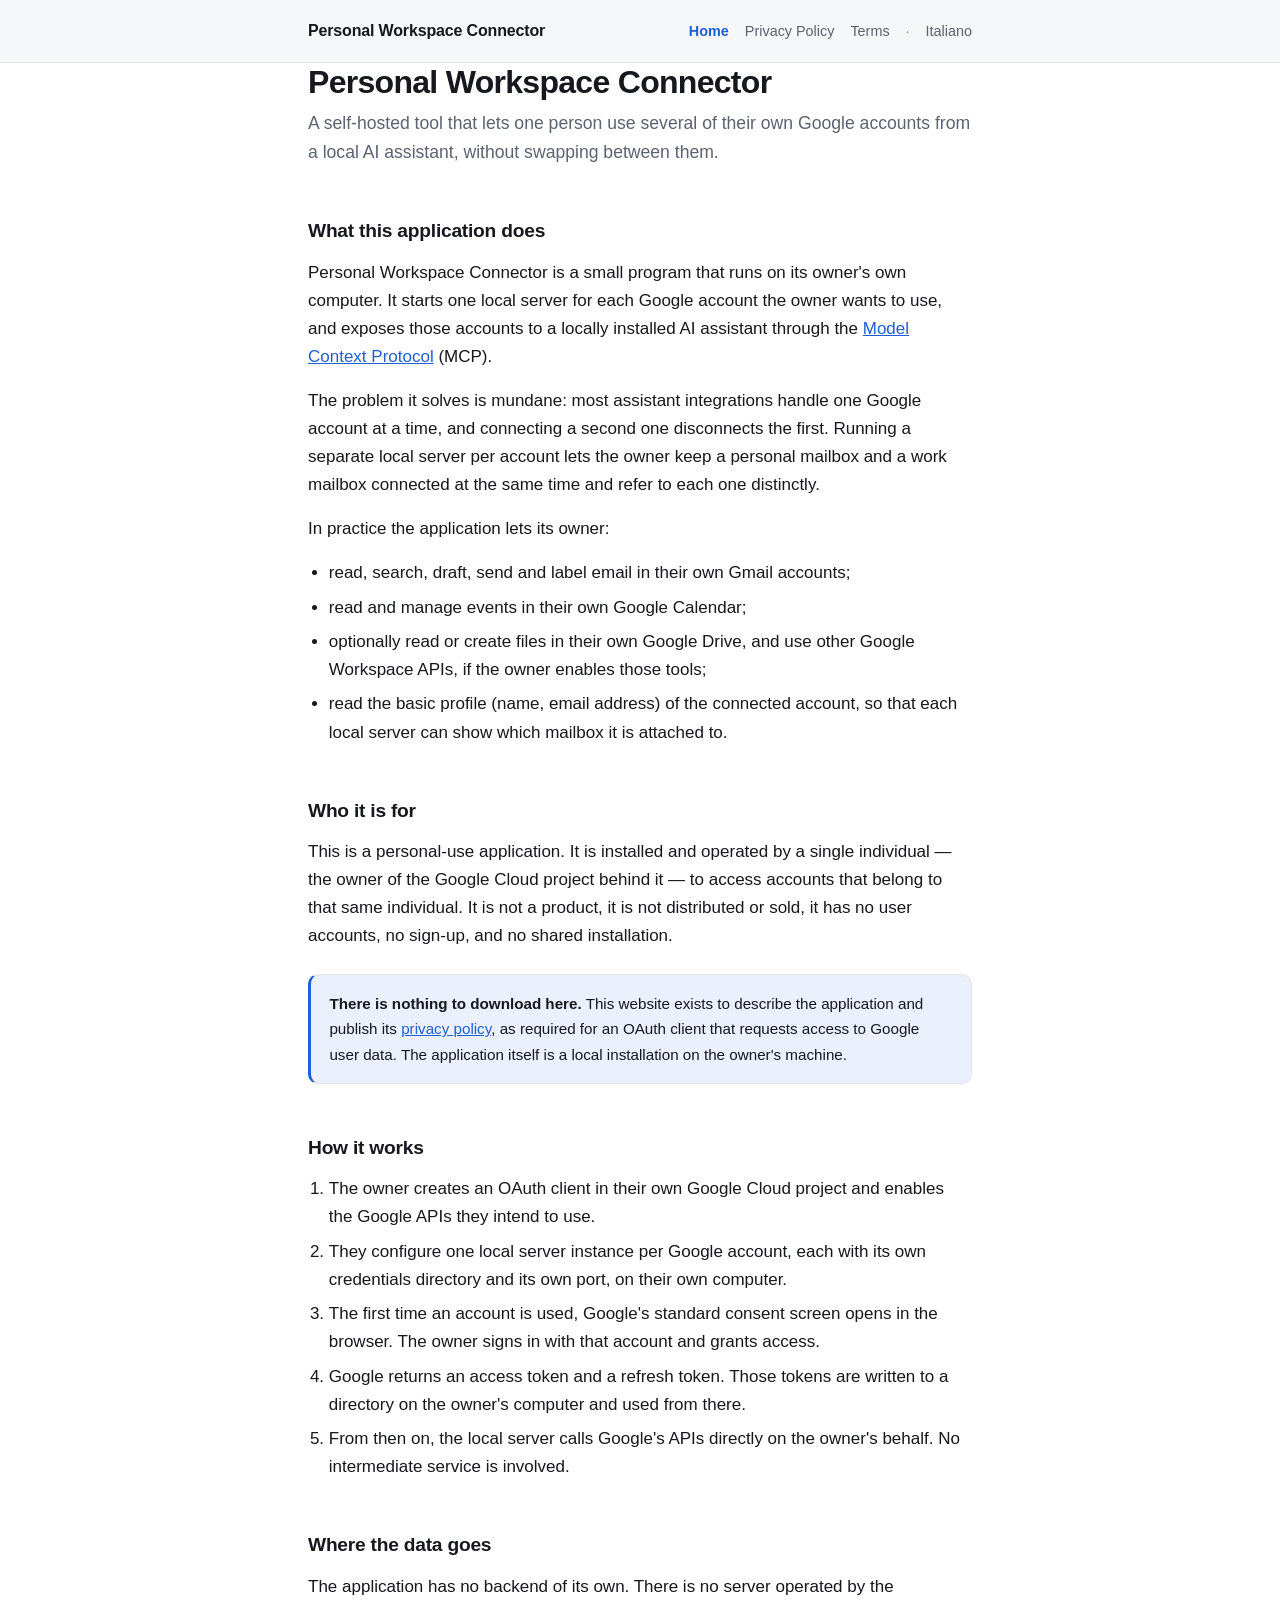
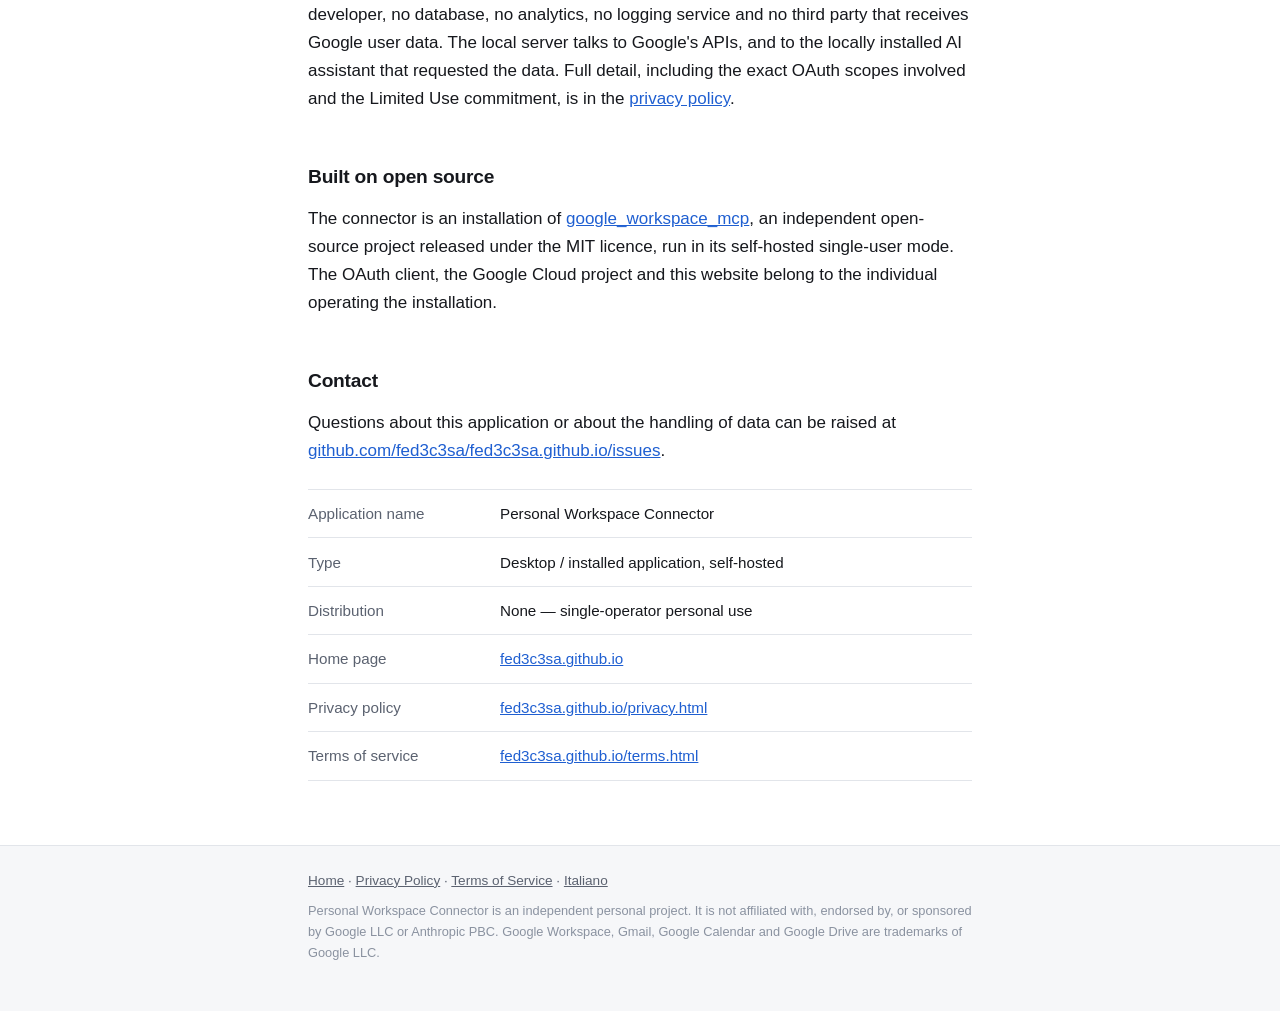
<file: index.html>
<!DOCTYPE html>
<html lang="en">
<head>
<meta charset="utf-8">
<meta name="viewport" content="width=device-width, initial-scale=1">
<title>Personal Workspace Connector</title>
<meta name="description" content="Personal Workspace Connector is a self-hosted tool that lets one person connect several of their own Google accounts to a local AI assistant. It runs on the owner's computer and sends no data to any third-party server.">
<link rel="canonical" href="https://fed3c3sa.github.io/">
<link rel="alternate" hreflang="en" href="https://fed3c3sa.github.io/">
<link rel="alternate" hreflang="it" href="https://fed3c3sa.github.io/it/">
<link rel="alternate" hreflang="x-default" href="https://fed3c3sa.github.io/">
<link rel="stylesheet" href="/assets/style.css">
</head>
<body>

<header class="site-header">
  <div class="wrap">
    <a class="brand" href="/">Personal Workspace Connector</a>
    <nav class="nav">
      <a href="/" aria-current="page">Home</a>
      <a href="/privacy.html">Privacy Policy</a>
      <a href="/terms.html">Terms</a>
      <span class="sep">·</span>
      <a href="/it/" hreflang="it" lang="it">Italiano</a>
    </nav>
  </div>
</header>

<main class="wrap">

  <h1>Personal Workspace Connector</h1>
  <p class="lede">A self-hosted tool that lets one person use several of their own Google accounts from a local AI assistant, without swapping between them.</p>

  <h2>What this application does</h2>
  <p>Personal Workspace Connector is a small program that runs on its owner's own computer. It starts one local server for each Google account the owner wants to use, and exposes those accounts to a locally installed AI assistant through the <a href="https://modelcontextprotocol.io/" rel="noopener">Model Context Protocol</a> (MCP).</p>
  <p>The problem it solves is mundane: most assistant integrations handle one Google account at a time, and connecting a second one disconnects the first. Running a separate local server per account lets the owner keep a personal mailbox and a work mailbox connected at the same time and refer to each one distinctly.</p>

  <p>In practice the application lets its owner:</p>
  <ul>
    <li>read, search, draft, send and label email in their own Gmail accounts;</li>
    <li>read and manage events in their own Google Calendar;</li>
    <li>optionally read or create files in their own Google Drive, and use other Google Workspace APIs, if the owner enables those tools;</li>
    <li>read the basic profile (name, email address) of the connected account, so that each local server can show which mailbox it is attached to.</li>
  </ul>

  <h2>Who it is for</h2>
  <p>This is a personal-use application. It is installed and operated by a single individual — the owner of the Google Cloud project behind it — to access accounts that belong to that same individual. It is not a product, it is not distributed or sold, it has no user accounts, no sign-up, and no shared installation.</p>

  <div class="note">
    <p><strong>There is nothing to download here.</strong> This website exists to describe the application and publish its <a href="/privacy.html">privacy policy</a>, as required for an OAuth client that requests access to Google user data. The application itself is a local installation on the owner's machine.</p>
  </div>

  <h2>How it works</h2>
  <ol>
    <li>The owner creates an OAuth client in their own Google Cloud project and enables the Google APIs they intend to use.</li>
    <li>They configure one local server instance per Google account, each with its own credentials directory and its own port, on their own computer.</li>
    <li>The first time an account is used, Google's standard consent screen opens in the browser. The owner signs in with that account and grants access.</li>
    <li>Google returns an access token and a refresh token. Those tokens are written to a directory on the owner's computer and used from there.</li>
    <li>From then on, the local server calls Google's APIs directly on the owner's behalf. No intermediate service is involved.</li>
  </ol>

  <h2>Where the data goes</h2>
  <p>The application has no backend of its own. There is no server operated by the developer, no database, no analytics, no logging service and no third party that receives Google user data. The local server talks to Google's APIs, and to the locally installed AI assistant that requested the data. Full detail, including the exact OAuth scopes involved and the Limited Use commitment, is in the <a href="/privacy.html">privacy policy</a>.</p>

  <h2>Built on open source</h2>
  <p>The connector is an installation of <a href="https://github.com/taylorwilsdon/google_workspace_mcp" rel="noopener">google_workspace_mcp</a>, an independent open-source project released under the MIT licence, run in its self-hosted single-user mode. The OAuth client, the Google Cloud project and this website belong to the individual operating the installation.</p>

  <h2>Contact</h2>
  <p>Questions about this application or about the handling of data can be raised at <a href="https://github.com/fed3c3sa/fed3c3sa.github.io/issues" rel="noopener">github.com/fed3c3sa/fed3c3sa.github.io/issues</a>.</p>

  <ul class="facts">
    <li><span class="k">Application name</span> <span class="v">Personal Workspace Connector</span></li>
    <li><span class="k">Type</span> <span class="v">Desktop / installed application, self-hosted</span></li>
    <li><span class="k">Distribution</span> <span class="v">None — single-operator personal use</span></li>
    <li><span class="k">Home page</span> <span class="v"><a href="https://fed3c3sa.github.io/">fed3c3sa.github.io</a></span></li>
    <li><span class="k">Privacy policy</span> <span class="v"><a href="/privacy.html">fed3c3sa.github.io/privacy.html</a></span></li>
    <li><span class="k">Terms of service</span> <span class="v"><a href="/terms.html">fed3c3sa.github.io/terms.html</a></span></li>
  </ul>

</main>

<footer class="site-footer">
  <div class="wrap">
    <p><a href="/">Home</a> · <a href="/privacy.html">Privacy Policy</a> · <a href="/terms.html">Terms of Service</a> · <a href="/it/" hreflang="it" lang="it">Italiano</a></p>
    <p class="disclaimer">Personal Workspace Connector is an independent personal project. It is not affiliated with, endorsed by, or sponsored by Google LLC or Anthropic PBC. Google Workspace, Gmail, Google Calendar and Google Drive are trademarks of Google LLC.</p>
  </div>
</footer>

</body>
</html>
</file>
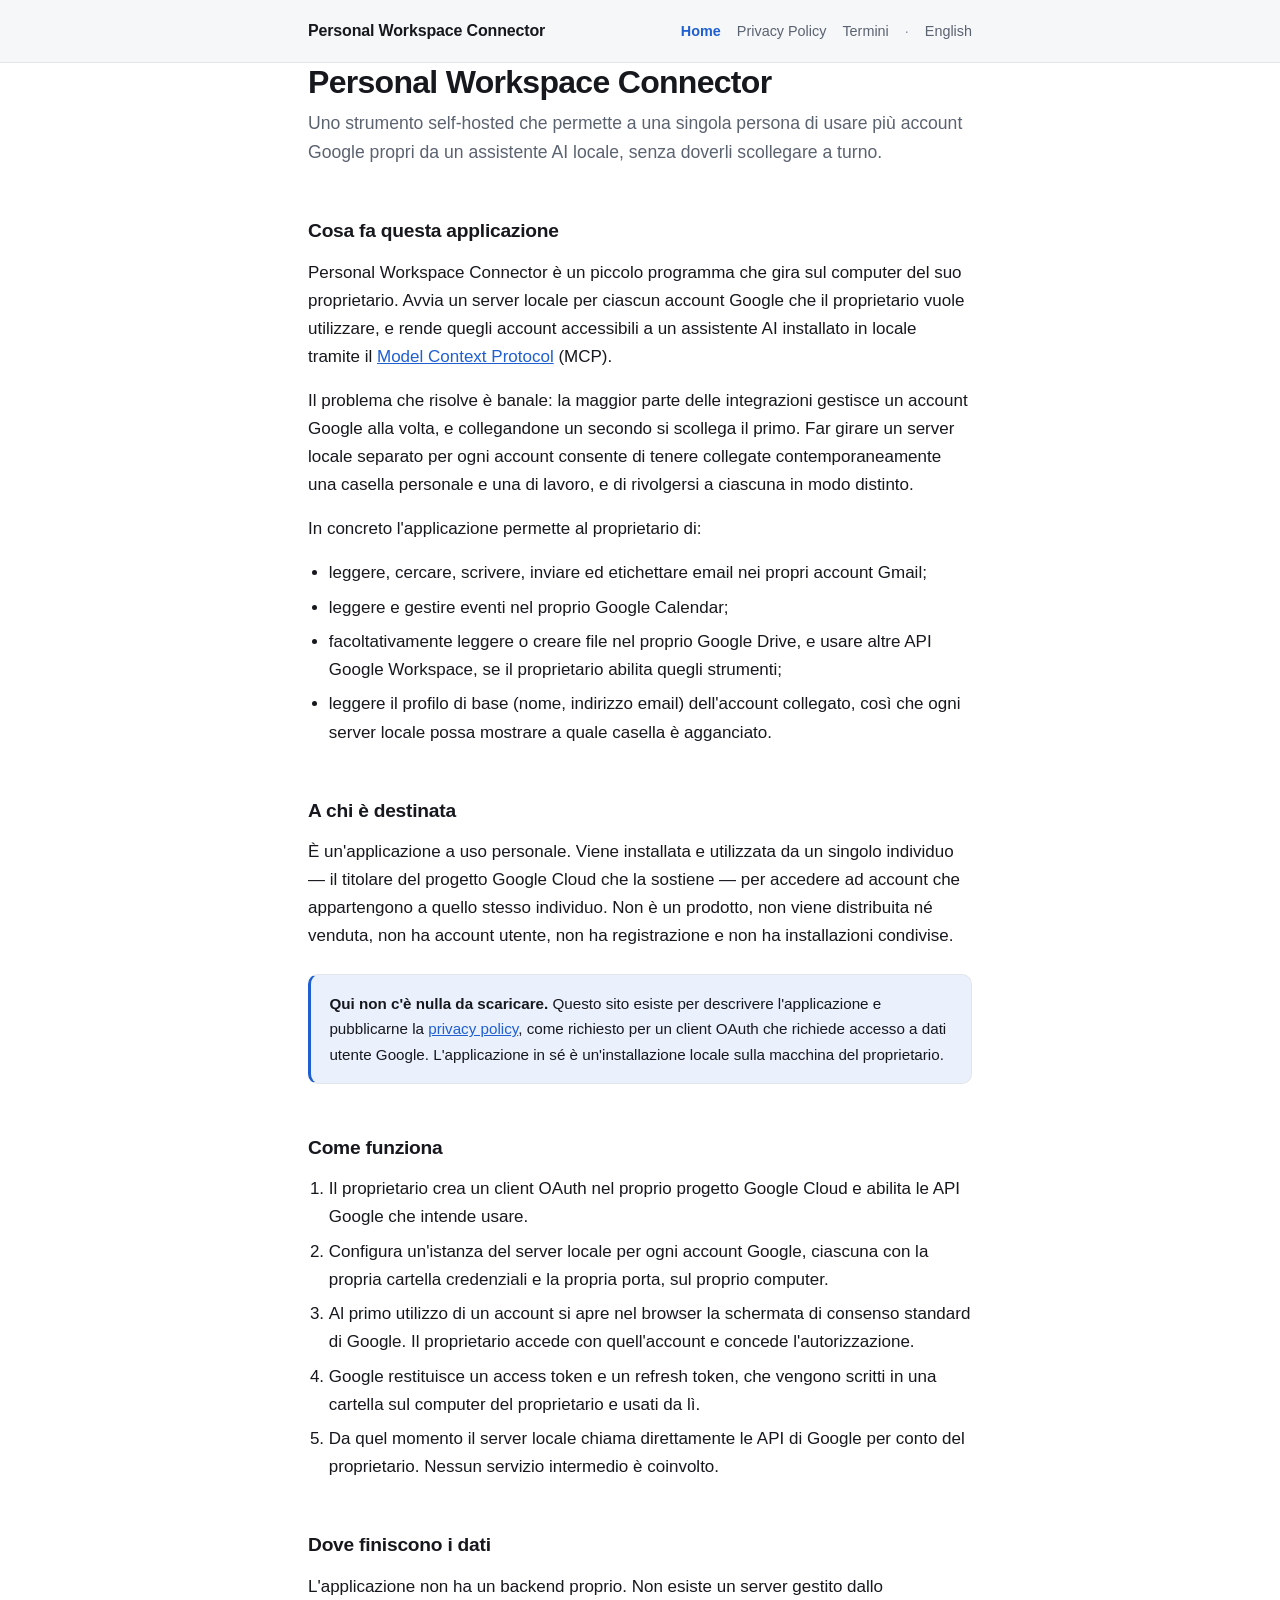
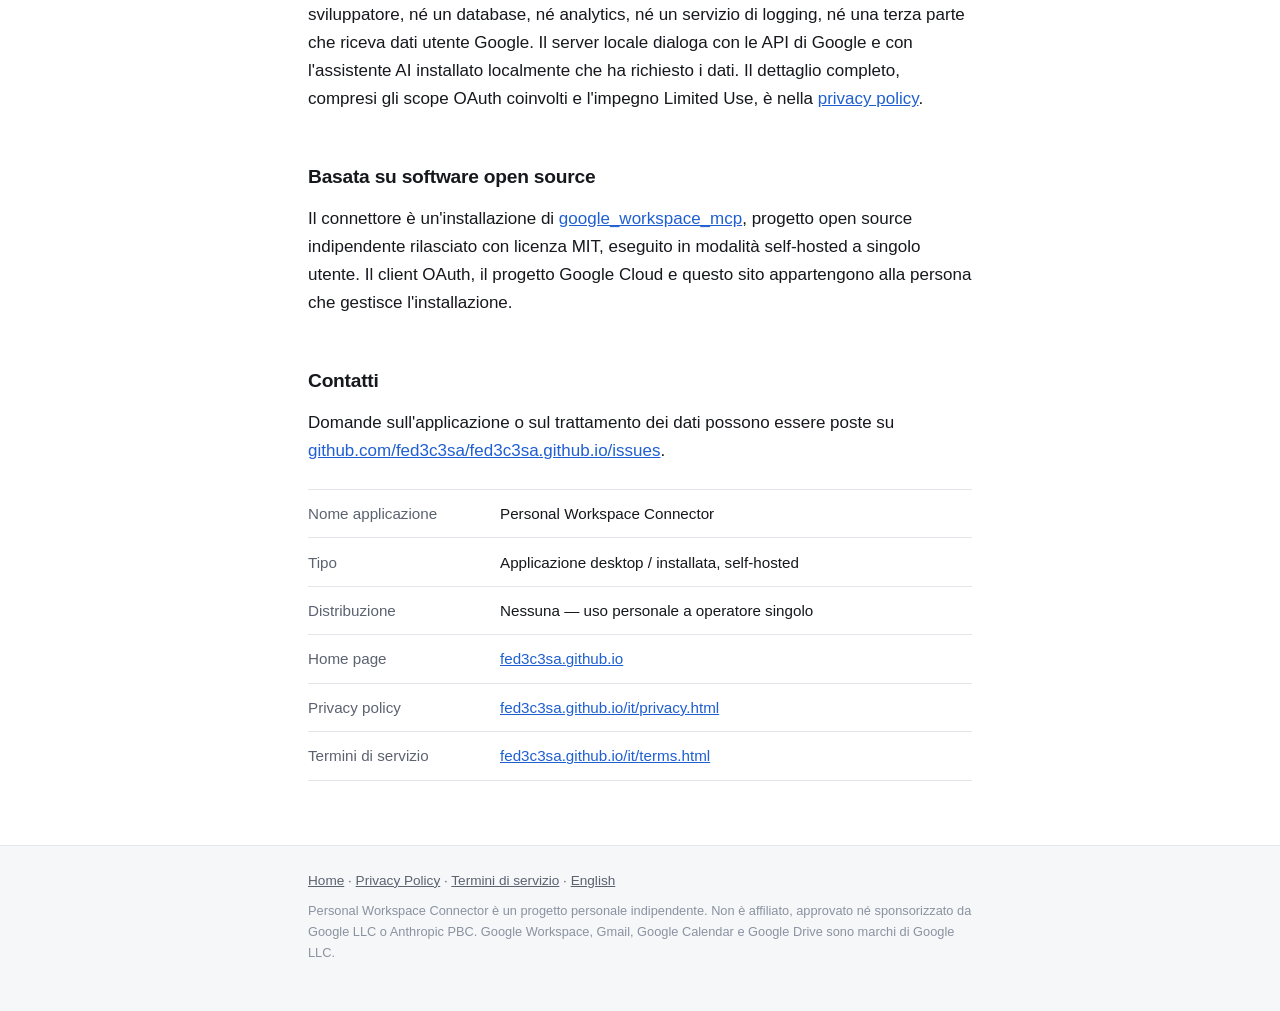
<file: it/index.html>
<!DOCTYPE html>
<html lang="it">
<head>
<meta charset="utf-8">
<meta name="viewport" content="width=device-width, initial-scale=1">
<title>Personal Workspace Connector</title>
<meta name="description" content="Personal Workspace Connector è uno strumento self-hosted che permette a una singola persona di collegare più account Google personali a un assistente AI locale. Gira sul computer del proprietario e non invia dati a server di terze parti.">
<link rel="canonical" href="https://fed3c3sa.github.io/it/">
<link rel="alternate" hreflang="en" href="https://fed3c3sa.github.io/">
<link rel="alternate" hreflang="it" href="https://fed3c3sa.github.io/it/">
<link rel="alternate" hreflang="x-default" href="https://fed3c3sa.github.io/">
<link rel="stylesheet" href="/assets/style.css">
</head>
<body>

<header class="site-header">
  <div class="wrap">
    <a class="brand" href="/it/">Personal Workspace Connector</a>
    <nav class="nav">
      <a href="/it/" aria-current="page">Home</a>
      <a href="/it/privacy.html">Privacy Policy</a>
      <a href="/it/terms.html">Termini</a>
      <span class="sep">·</span>
      <a href="/" hreflang="en" lang="en">English</a>
    </nav>
  </div>
</header>

<main class="wrap">

  <h1>Personal Workspace Connector</h1>
  <p class="lede">Uno strumento self-hosted che permette a una singola persona di usare più account Google propri da un assistente AI locale, senza doverli scollegare a turno.</p>

  <h2>Cosa fa questa applicazione</h2>
  <p>Personal Workspace Connector è un piccolo programma che gira sul computer del suo proprietario. Avvia un server locale per ciascun account Google che il proprietario vuole utilizzare, e rende quegli account accessibili a un assistente AI installato in locale tramite il <a href="https://modelcontextprotocol.io/" rel="noopener">Model Context Protocol</a> (MCP).</p>
  <p>Il problema che risolve è banale: la maggior parte delle integrazioni gestisce un account Google alla volta, e collegandone un secondo si scollega il primo. Far girare un server locale separato per ogni account consente di tenere collegate contemporaneamente una casella personale e una di lavoro, e di rivolgersi a ciascuna in modo distinto.</p>

  <p>In concreto l'applicazione permette al proprietario di:</p>
  <ul>
    <li>leggere, cercare, scrivere, inviare ed etichettare email nei propri account Gmail;</li>
    <li>leggere e gestire eventi nel proprio Google Calendar;</li>
    <li>facoltativamente leggere o creare file nel proprio Google Drive, e usare altre API Google Workspace, se il proprietario abilita quegli strumenti;</li>
    <li>leggere il profilo di base (nome, indirizzo email) dell'account collegato, così che ogni server locale possa mostrare a quale casella è agganciato.</li>
  </ul>

  <h2>A chi è destinata</h2>
  <p>È un'applicazione a uso personale. Viene installata e utilizzata da un singolo individuo — il titolare del progetto Google Cloud che la sostiene — per accedere ad account che appartengono a quello stesso individuo. Non è un prodotto, non viene distribuita né venduta, non ha account utente, non ha registrazione e non ha installazioni condivise.</p>

  <div class="note">
    <p><strong>Qui non c'è nulla da scaricare.</strong> Questo sito esiste per descrivere l'applicazione e pubblicarne la <a href="/it/privacy.html">privacy policy</a>, come richiesto per un client OAuth che richiede accesso a dati utente Google. L'applicazione in sé è un'installazione locale sulla macchina del proprietario.</p>
  </div>

  <h2>Come funziona</h2>
  <ol>
    <li>Il proprietario crea un client OAuth nel proprio progetto Google Cloud e abilita le API Google che intende usare.</li>
    <li>Configura un'istanza del server locale per ogni account Google, ciascuna con la propria cartella credenziali e la propria porta, sul proprio computer.</li>
    <li>Al primo utilizzo di un account si apre nel browser la schermata di consenso standard di Google. Il proprietario accede con quell'account e concede l'autorizzazione.</li>
    <li>Google restituisce un access token e un refresh token, che vengono scritti in una cartella sul computer del proprietario e usati da lì.</li>
    <li>Da quel momento il server locale chiama direttamente le API di Google per conto del proprietario. Nessun servizio intermedio è coinvolto.</li>
  </ol>

  <h2>Dove finiscono i dati</h2>
  <p>L'applicazione non ha un backend proprio. Non esiste un server gestito dallo sviluppatore, né un database, né analytics, né un servizio di logging, né una terza parte che riceva dati utente Google. Il server locale dialoga con le API di Google e con l'assistente AI installato localmente che ha richiesto i dati. Il dettaglio completo, compresi gli scope OAuth coinvolti e l'impegno Limited Use, è nella <a href="/it/privacy.html">privacy policy</a>.</p>

  <h2>Basata su software open source</h2>
  <p>Il connettore è un'installazione di <a href="https://github.com/taylorwilsdon/google_workspace_mcp" rel="noopener">google_workspace_mcp</a>, progetto open source indipendente rilasciato con licenza MIT, eseguito in modalità self-hosted a singolo utente. Il client OAuth, il progetto Google Cloud e questo sito appartengono alla persona che gestisce l'installazione.</p>

  <h2>Contatti</h2>
  <p>Domande sull'applicazione o sul trattamento dei dati possono essere poste su <a href="https://github.com/fed3c3sa/fed3c3sa.github.io/issues" rel="noopener">github.com/fed3c3sa/fed3c3sa.github.io/issues</a>.</p>

  <ul class="facts">
    <li><span class="k">Nome applicazione</span> <span class="v">Personal Workspace Connector</span></li>
    <li><span class="k">Tipo</span> <span class="v">Applicazione desktop / installata, self-hosted</span></li>
    <li><span class="k">Distribuzione</span> <span class="v">Nessuna — uso personale a operatore singolo</span></li>
    <li><span class="k">Home page</span> <span class="v"><a href="https://fed3c3sa.github.io/">fed3c3sa.github.io</a></span></li>
    <li><span class="k">Privacy policy</span> <span class="v"><a href="/it/privacy.html">fed3c3sa.github.io/it/privacy.html</a></span></li>
    <li><span class="k">Termini di servizio</span> <span class="v"><a href="/it/terms.html">fed3c3sa.github.io/it/terms.html</a></span></li>
  </ul>

</main>

<footer class="site-footer">
  <div class="wrap">
    <p><a href="/it/">Home</a> · <a href="/it/privacy.html">Privacy Policy</a> · <a href="/it/terms.html">Termini di servizio</a> · <a href="/" hreflang="en" lang="en">English</a></p>
    <p class="disclaimer">Personal Workspace Connector è un progetto personale indipendente. Non è affiliato, approvato né sponsorizzato da Google LLC o Anthropic PBC. Google Workspace, Gmail, Google Calendar e Google Drive sono marchi di Google LLC.</p>
  </div>
</footer>

</body>
</html>
</file>
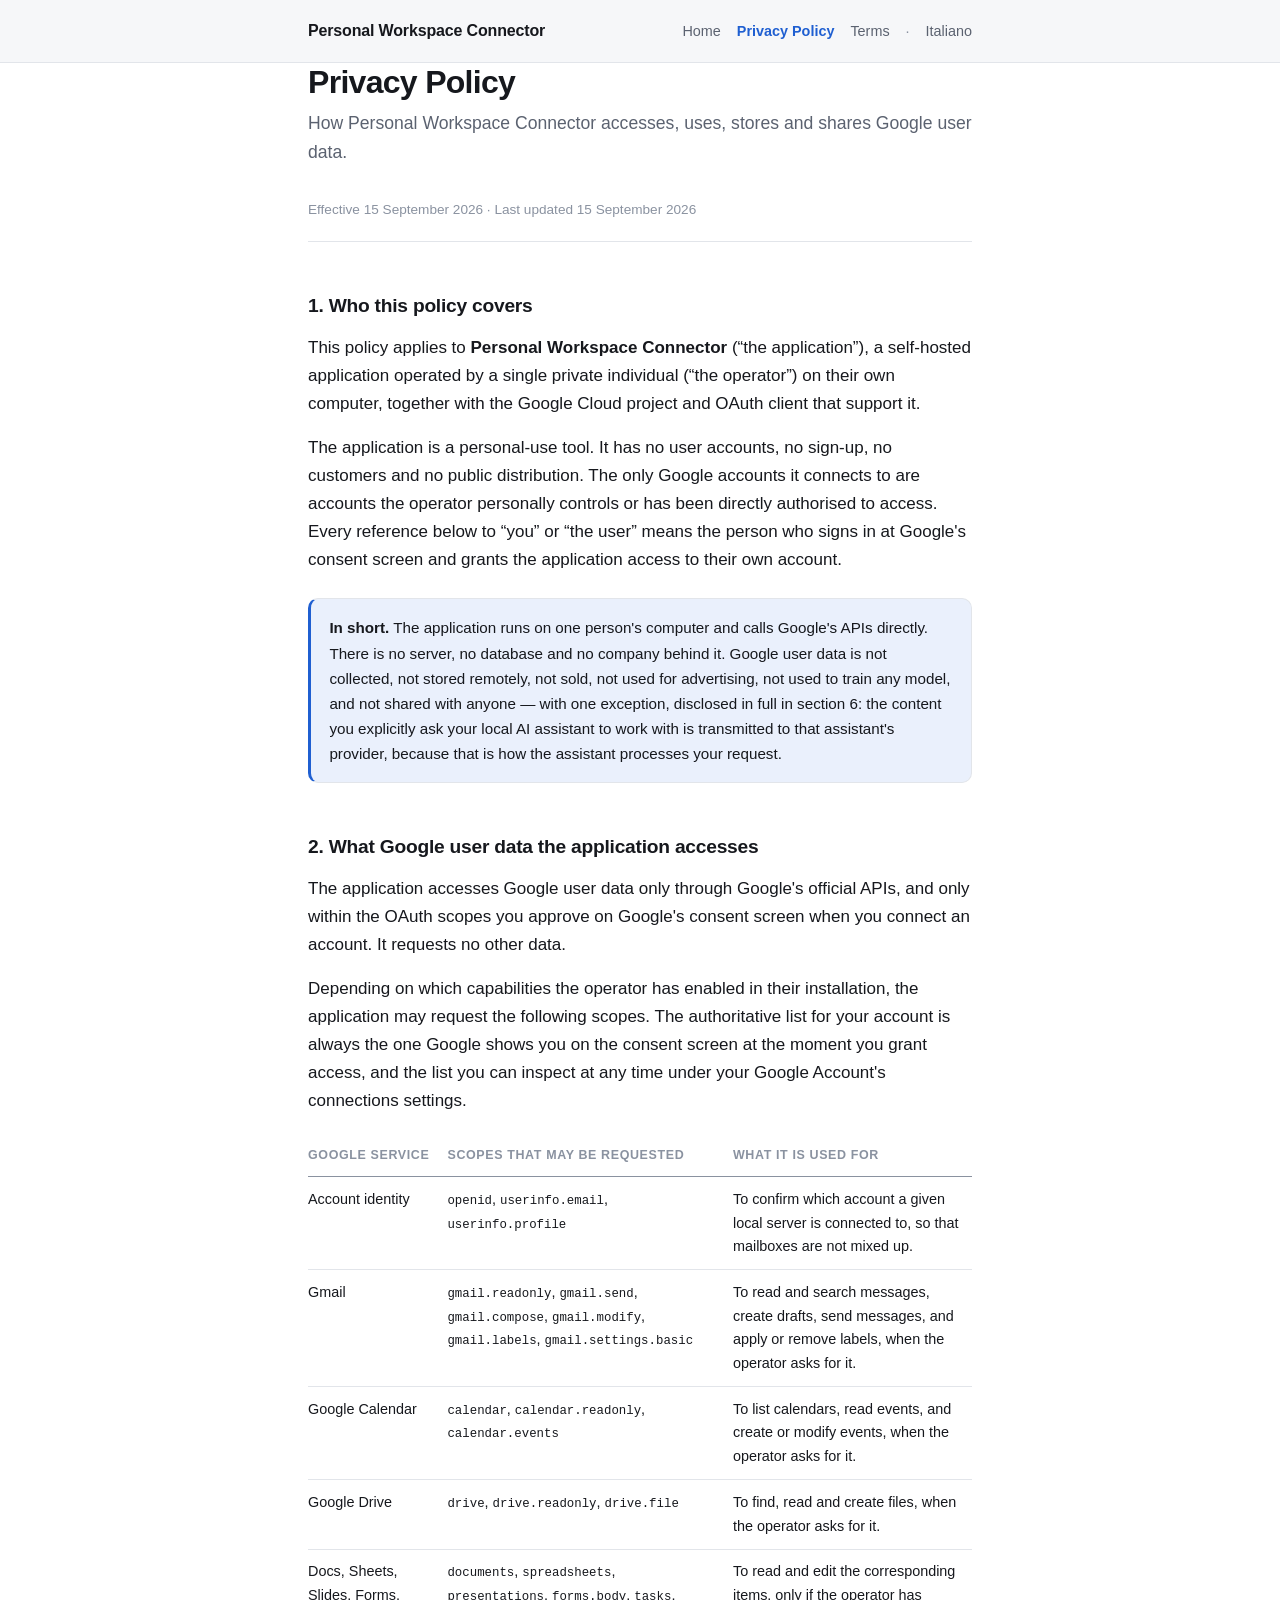
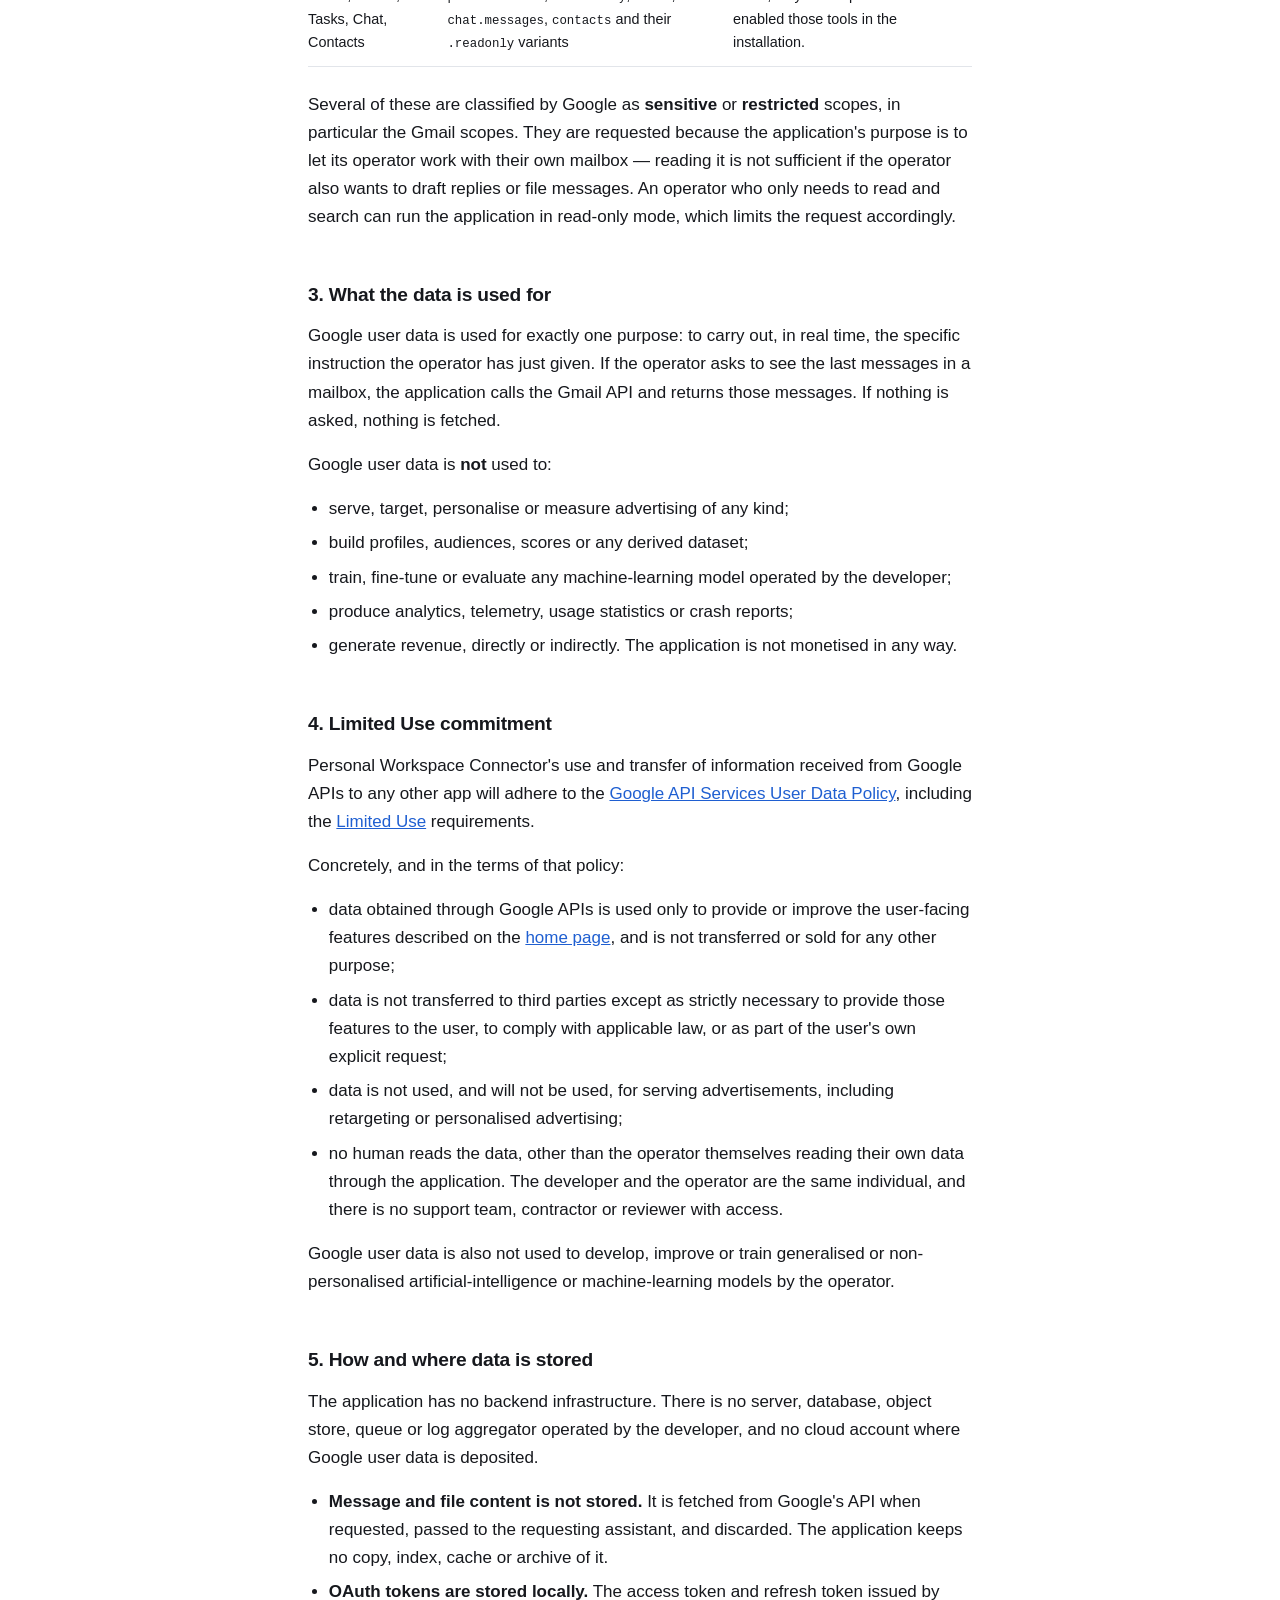
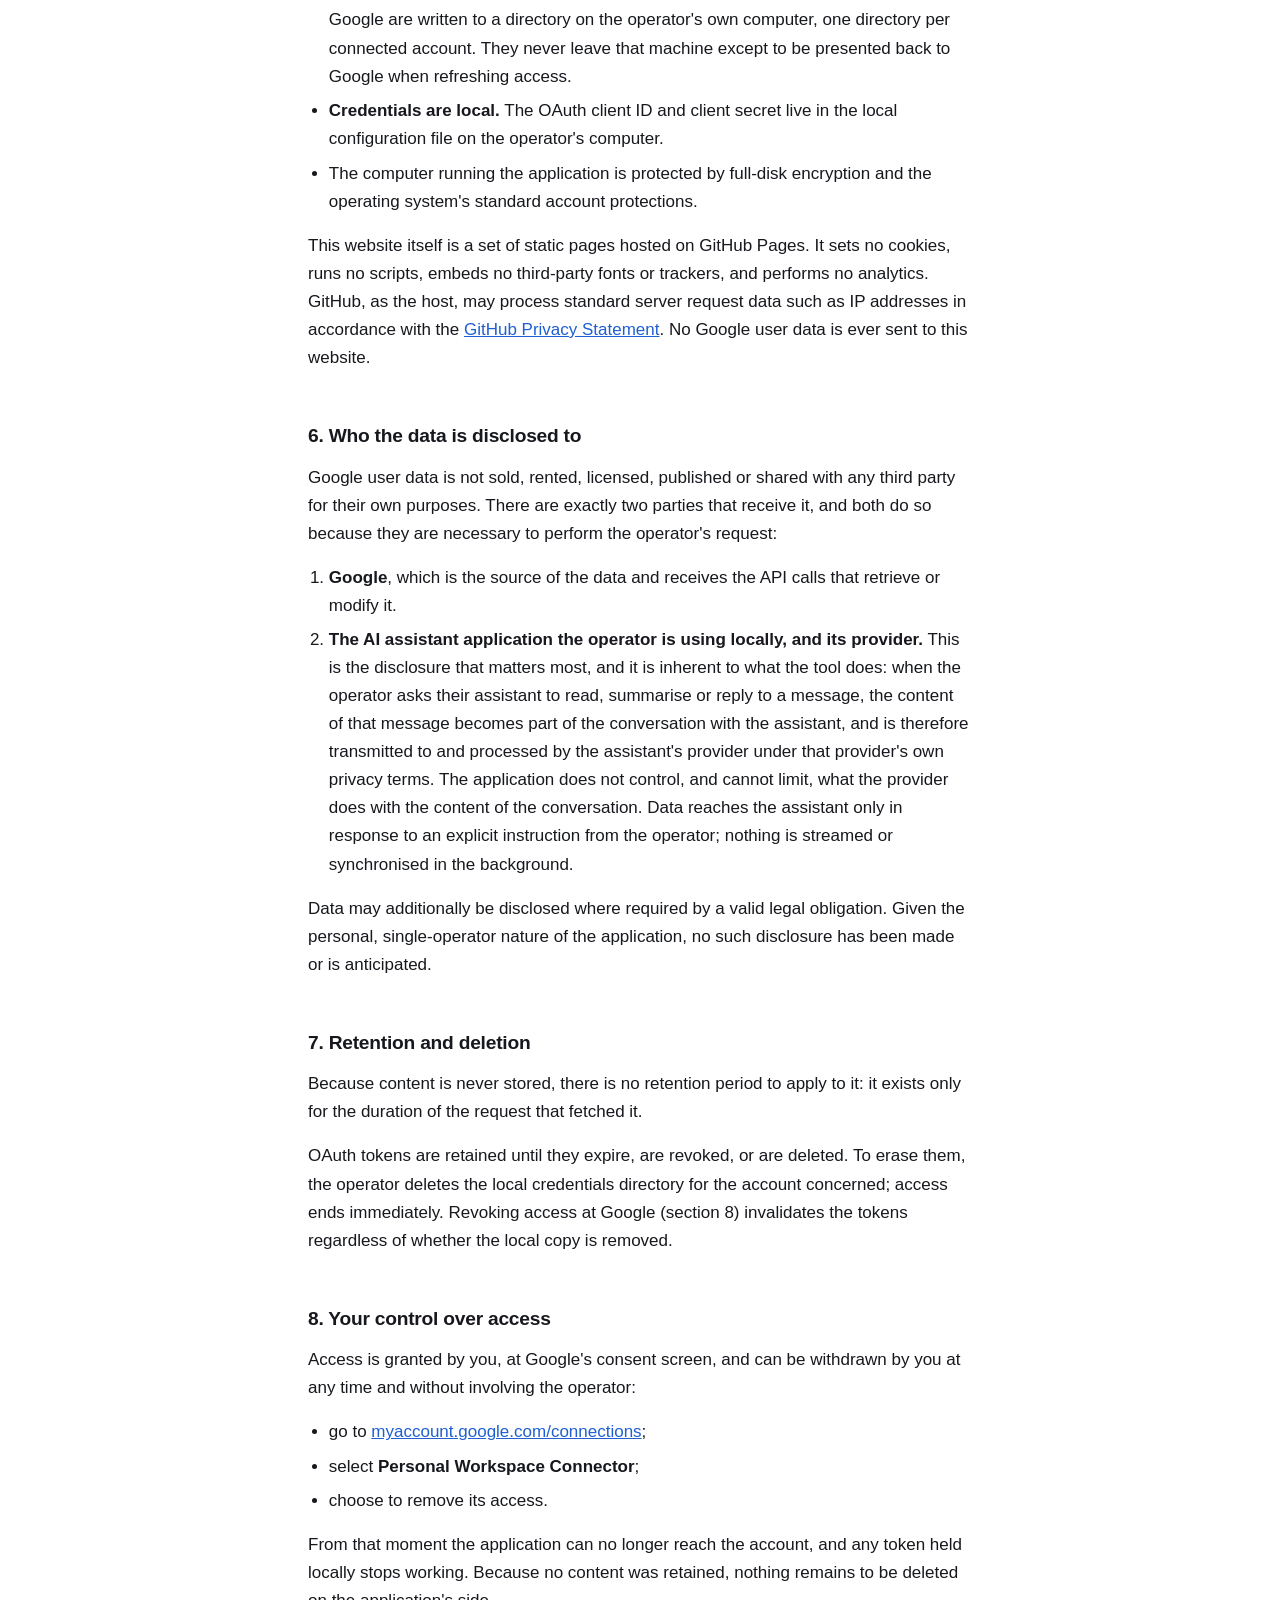
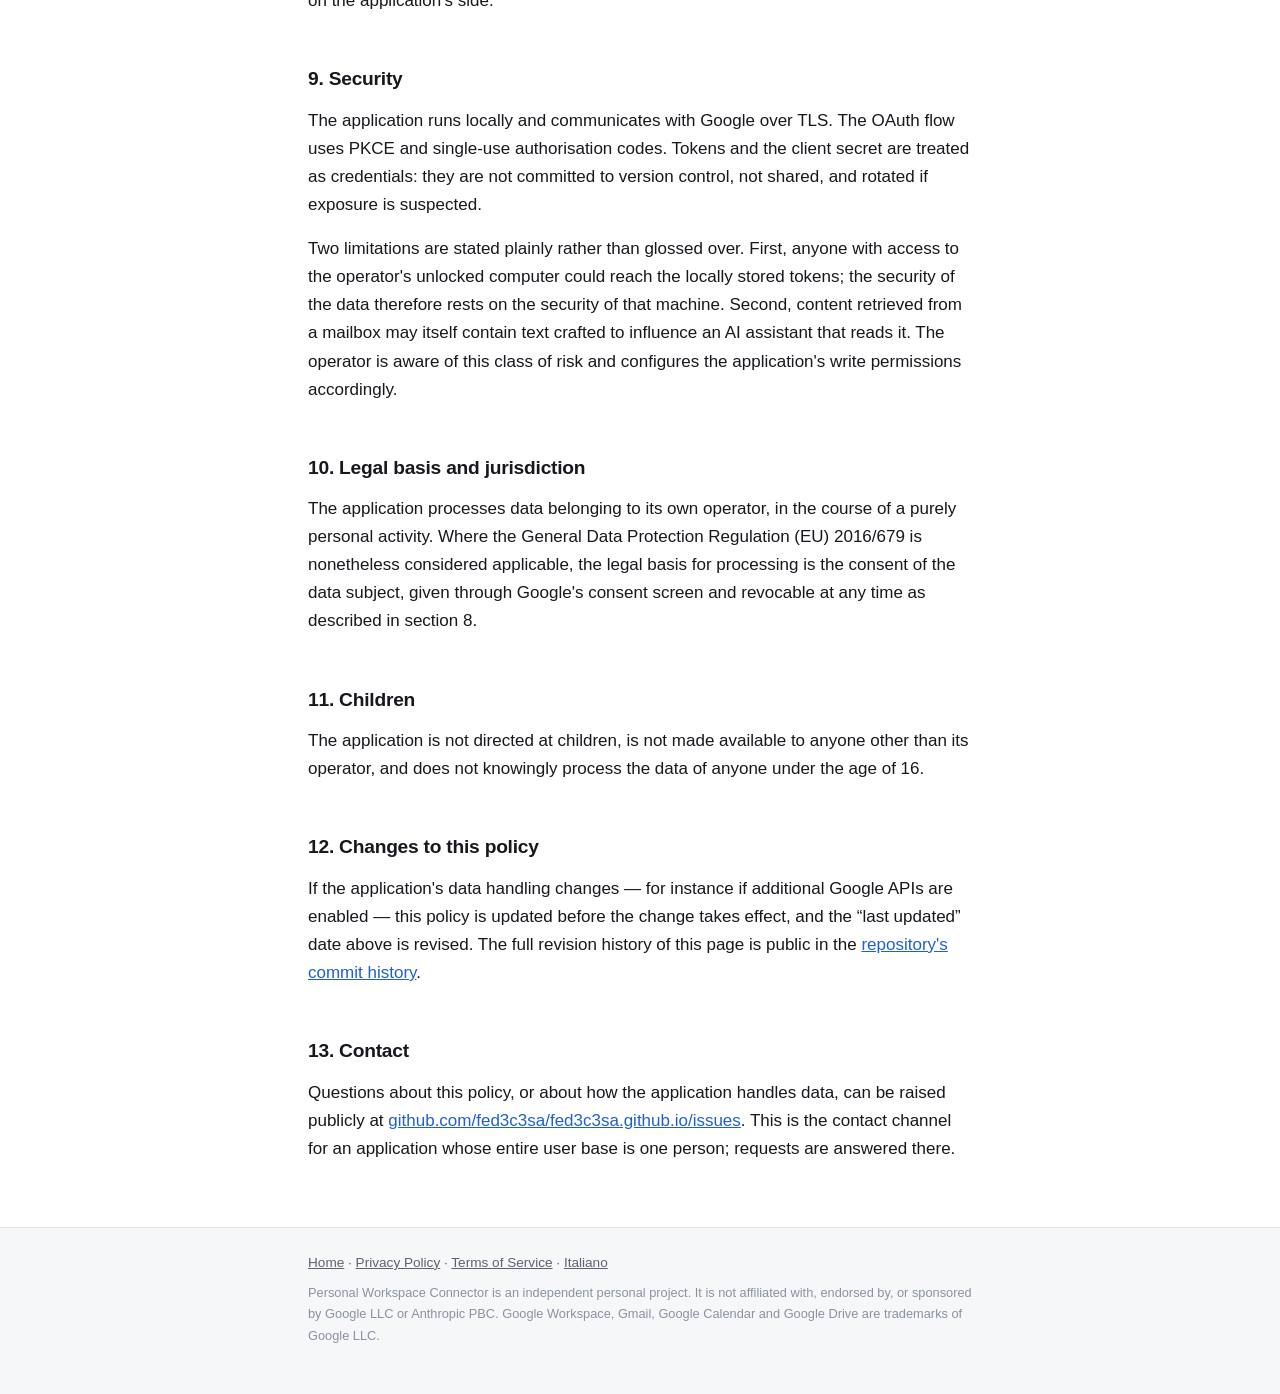
<file: privacy.html>
<!DOCTYPE html>
<html lang="en">
<head>
<meta charset="utf-8">
<meta name="viewport" content="width=device-width, initial-scale=1">
<title>Privacy Policy — Personal Workspace Connector</title>
<meta name="description" content="How Personal Workspace Connector accesses, uses, stores and shares Google user data, including its Limited Use commitment under the Google API Services User Data Policy.">
<link rel="canonical" href="https://fed3c3sa.github.io/privacy.html">
<link rel="alternate" hreflang="en" href="https://fed3c3sa.github.io/privacy.html">
<link rel="alternate" hreflang="it" href="https://fed3c3sa.github.io/it/privacy.html">
<link rel="alternate" hreflang="x-default" href="https://fed3c3sa.github.io/privacy.html">
<link rel="stylesheet" href="/assets/style.css">
</head>
<body>

<header class="site-header">
  <div class="wrap">
    <a class="brand" href="/">Personal Workspace Connector</a>
    <nav class="nav">
      <a href="/">Home</a>
      <a href="/privacy.html" aria-current="page">Privacy Policy</a>
      <a href="/terms.html">Terms</a>
      <span class="sep">·</span>
      <a href="/it/privacy.html" hreflang="it" lang="it">Italiano</a>
    </nav>
  </div>
</header>

<main class="wrap">

  <h1>Privacy Policy</h1>
  <p class="lede">How Personal Workspace Connector accesses, uses, stores and shares Google user data.</p>
  <p class="updated">Effective 15 September 2026 · Last updated 15 September 2026</p>

  <h2>1. Who this policy covers</h2>
  <p>This policy applies to <strong>Personal Workspace Connector</strong> (&ldquo;the application&rdquo;), a self-hosted application operated by a single private individual (&ldquo;the operator&rdquo;) on their own computer, together with the Google Cloud project and OAuth client that support it.</p>
  <p>The application is a personal-use tool. It has no user accounts, no sign-up, no customers and no public distribution. The only Google accounts it connects to are accounts the operator personally controls or has been directly authorised to access. Every reference below to &ldquo;you&rdquo; or &ldquo;the user&rdquo; means the person who signs in at Google's consent screen and grants the application access to their own account.</p>

  <div class="note">
    <p><strong>In short.</strong> The application runs on one person's computer and calls Google's APIs directly. There is no server, no database and no company behind it. Google user data is not collected, not stored remotely, not sold, not used for advertising, not used to train any model, and not shared with anyone — with one exception, disclosed in full in section 6: the content you explicitly ask your local AI assistant to work with is transmitted to that assistant's provider, because that is how the assistant processes your request.</p>
  </div>

  <h2>2. What Google user data the application accesses</h2>
  <p>The application accesses Google user data only through Google's official APIs, and only within the OAuth scopes you approve on Google's consent screen when you connect an account. It requests no other data.</p>
  <p>Depending on which capabilities the operator has enabled in their installation, the application may request the following scopes. The authoritative list for your account is always the one Google shows you on the consent screen at the moment you grant access, and the list you can inspect at any time under your Google Account's connections settings.</p>

  <table class="scopes">
    <colgroup>
      <col class="c-service">
      <col class="c-scopes">
      <col class="c-purpose">
    </colgroup>
    <thead>
      <tr><th>Google service</th><th>Scopes that may be requested</th><th>What it is used for</th></tr>
    </thead>
    <tbody>
      <tr>
        <td>Account identity</td>
        <td><code>openid</code>, <code>userinfo.email</code>, <code>userinfo.profile</code></td>
        <td>To confirm which account a given local server is connected to, so that mailboxes are not mixed up.</td>
      </tr>
      <tr>
        <td>Gmail</td>
        <td><code>gmail.readonly</code>, <code>gmail.send</code>, <code>gmail.compose</code>, <code>gmail.modify</code>, <code>gmail.labels</code>, <code>gmail.settings.basic</code></td>
        <td>To read and search messages, create drafts, send messages, and apply or remove labels, when the operator asks for it.</td>
      </tr>
      <tr>
        <td>Google Calendar</td>
        <td><code>calendar</code>, <code>calendar.readonly</code>, <code>calendar.events</code></td>
        <td>To list calendars, read events, and create or modify events, when the operator asks for it.</td>
      </tr>
      <tr>
        <td>Google Drive</td>
        <td><code>drive</code>, <code>drive.readonly</code>, <code>drive.file</code></td>
        <td>To find, read and create files, when the operator asks for it.</td>
      </tr>
      <tr>
        <td>Docs, Sheets, Slides, Forms, Tasks, Chat, Contacts</td>
        <td><code>documents</code>, <code>spreadsheets</code>, <code>presentations</code>, <code>forms.body</code>, <code>tasks</code>, <code>chat.messages</code>, <code>contacts</code> and their <code>.readonly</code> variants</td>
        <td>To read and edit the corresponding items, only if the operator has enabled those tools in the installation.</td>
      </tr>
    </tbody>
  </table>

  <p>Several of these are classified by Google as <strong>sensitive</strong> or <strong>restricted</strong> scopes, in particular the Gmail scopes. They are requested because the application's purpose is to let its operator work with their own mailbox — reading it is not sufficient if the operator also wants to draft replies or file messages. An operator who only needs to read and search can run the application in read-only mode, which limits the request accordingly.</p>

  <h2>3. What the data is used for</h2>
  <p>Google user data is used for exactly one purpose: to carry out, in real time, the specific instruction the operator has just given. If the operator asks to see the last messages in a mailbox, the application calls the Gmail API and returns those messages. If nothing is asked, nothing is fetched.</p>
  <p>Google user data is <strong>not</strong> used to:</p>
  <ul>
    <li>serve, target, personalise or measure advertising of any kind;</li>
    <li>build profiles, audiences, scores or any derived dataset;</li>
    <li>train, fine-tune or evaluate any machine-learning model operated by the developer;</li>
    <li>produce analytics, telemetry, usage statistics or crash reports;</li>
    <li>generate revenue, directly or indirectly. The application is not monetised in any way.</li>
  </ul>

  <h2>4. Limited Use commitment</h2>
  <p>Personal Workspace Connector's use and transfer of information received from Google APIs to any other app will adhere to the <a href="https://developers.google.com/terms/api-services-user-data-policy" rel="noopener">Google API Services User Data Policy</a>, including the <a href="https://developers.google.com/terms/api-services-user-data-policy#additional_requirements_for_specific_api_scopes" rel="noopener">Limited Use</a> requirements.</p>
  <p>Concretely, and in the terms of that policy:</p>
  <ul>
    <li>data obtained through Google APIs is used only to provide or improve the user-facing features described on the <a href="/">home page</a>, and is not transferred or sold for any other purpose;</li>
    <li>data is not transferred to third parties except as strictly necessary to provide those features to the user, to comply with applicable law, or as part of the user's own explicit request;</li>
    <li>data is not used, and will not be used, for serving advertisements, including retargeting or personalised advertising;</li>
    <li>no human reads the data, other than the operator themselves reading their own data through the application. The developer and the operator are the same individual, and there is no support team, contractor or reviewer with access.</li>
  </ul>
  <p>Google user data is also not used to develop, improve or train generalised or non-personalised artificial-intelligence or machine-learning models by the operator.</p>

  <h2>5. How and where data is stored</h2>
  <p>The application has no backend infrastructure. There is no server, database, object store, queue or log aggregator operated by the developer, and no cloud account where Google user data is deposited.</p>
  <ul>
    <li><strong>Message and file content is not stored.</strong> It is fetched from Google's API when requested, passed to the requesting assistant, and discarded. The application keeps no copy, index, cache or archive of it.</li>
    <li><strong>OAuth tokens are stored locally.</strong> The access token and refresh token issued by Google are written to a directory on the operator's own computer, one directory per connected account. They never leave that machine except to be presented back to Google when refreshing access.</li>
    <li><strong>Credentials are local.</strong> The OAuth client ID and client secret live in the local configuration file on the operator's computer.</li>
    <li>The computer running the application is protected by full-disk encryption and the operating system's standard account protections.</li>
  </ul>
  <p>This website itself is a set of static pages hosted on GitHub Pages. It sets no cookies, runs no scripts, embeds no third-party fonts or trackers, and performs no analytics. GitHub, as the host, may process standard server request data such as IP addresses in accordance with the <a href="https://docs.github.com/en/site-policy/privacy-policies/github-general-privacy-statement" rel="noopener">GitHub Privacy Statement</a>. No Google user data is ever sent to this website.</p>

  <h2>6. Who the data is disclosed to</h2>
  <p>Google user data is not sold, rented, licensed, published or shared with any third party for their own purposes. There are exactly two parties that receive it, and both do so because they are necessary to perform the operator's request:</p>
  <ol>
    <li><strong>Google</strong>, which is the source of the data and receives the API calls that retrieve or modify it.</li>
    <li><strong>The AI assistant application the operator is using locally, and its provider.</strong> This is the disclosure that matters most, and it is inherent to what the tool does: when the operator asks their assistant to read, summarise or reply to a message, the content of that message becomes part of the conversation with the assistant, and is therefore transmitted to and processed by the assistant's provider under that provider's own privacy terms. The application does not control, and cannot limit, what the provider does with the content of the conversation. Data reaches the assistant only in response to an explicit instruction from the operator; nothing is streamed or synchronised in the background.</li>
  </ol>
  <p>Data may additionally be disclosed where required by a valid legal obligation. Given the personal, single-operator nature of the application, no such disclosure has been made or is anticipated.</p>

  <h2>7. Retention and deletion</h2>
  <p>Because content is never stored, there is no retention period to apply to it: it exists only for the duration of the request that fetched it.</p>
  <p>OAuth tokens are retained until they expire, are revoked, or are deleted. To erase them, the operator deletes the local credentials directory for the account concerned; access ends immediately. Revoking access at Google (section 8) invalidates the tokens regardless of whether the local copy is removed.</p>

  <h2>8. Your control over access</h2>
  <p>Access is granted by you, at Google's consent screen, and can be withdrawn by you at any time and without involving the operator:</p>
  <ul>
    <li>go to <a href="https://myaccount.google.com/connections" rel="noopener">myaccount.google.com/connections</a>;</li>
    <li>select <strong>Personal Workspace Connector</strong>;</li>
    <li>choose to remove its access.</li>
  </ul>
  <p>From that moment the application can no longer reach the account, and any token held locally stops working. Because no content was retained, nothing remains to be deleted on the application's side.</p>

  <h2>9. Security</h2>
  <p>The application runs locally and communicates with Google over TLS. The OAuth flow uses PKCE and single-use authorisation codes. Tokens and the client secret are treated as credentials: they are not committed to version control, not shared, and rotated if exposure is suspected.</p>
  <p>Two limitations are stated plainly rather than glossed over. First, anyone with access to the operator's unlocked computer could reach the locally stored tokens; the security of the data therefore rests on the security of that machine. Second, content retrieved from a mailbox may itself contain text crafted to influence an AI assistant that reads it. The operator is aware of this class of risk and configures the application's write permissions accordingly.</p>

  <h2>10. Legal basis and jurisdiction</h2>
  <p>The application processes data belonging to its own operator, in the course of a purely personal activity. Where the General Data Protection Regulation (EU) 2016/679 is nonetheless considered applicable, the legal basis for processing is the consent of the data subject, given through Google's consent screen and revocable at any time as described in section 8.</p>

  <h2>11. Children</h2>
  <p>The application is not directed at children, is not made available to anyone other than its operator, and does not knowingly process the data of anyone under the age of 16.</p>

  <h2>12. Changes to this policy</h2>
  <p>If the application's data handling changes — for instance if additional Google APIs are enabled — this policy is updated before the change takes effect, and the &ldquo;last updated&rdquo; date above is revised. The full revision history of this page is public in the <a href="https://github.com/fed3c3sa/fed3c3sa.github.io/commits/main/privacy.html" rel="noopener">repository's commit history</a>.</p>

  <h2>13. Contact</h2>
  <p>Questions about this policy, or about how the application handles data, can be raised publicly at <a href="https://github.com/fed3c3sa/fed3c3sa.github.io/issues" rel="noopener">github.com/fed3c3sa/fed3c3sa.github.io/issues</a>. This is the contact channel for an application whose entire user base is one person; requests are answered there.</p>

</main>

<footer class="site-footer">
  <div class="wrap">
    <p><a href="/">Home</a> · <a href="/privacy.html">Privacy Policy</a> · <a href="/terms.html">Terms of Service</a> · <a href="/it/privacy.html" hreflang="it" lang="it">Italiano</a></p>
    <p class="disclaimer">Personal Workspace Connector is an independent personal project. It is not affiliated with, endorsed by, or sponsored by Google LLC or Anthropic PBC. Google Workspace, Gmail, Google Calendar and Google Drive are trademarks of Google LLC.</p>
  </div>
</footer>

</body>
</html>
</file>
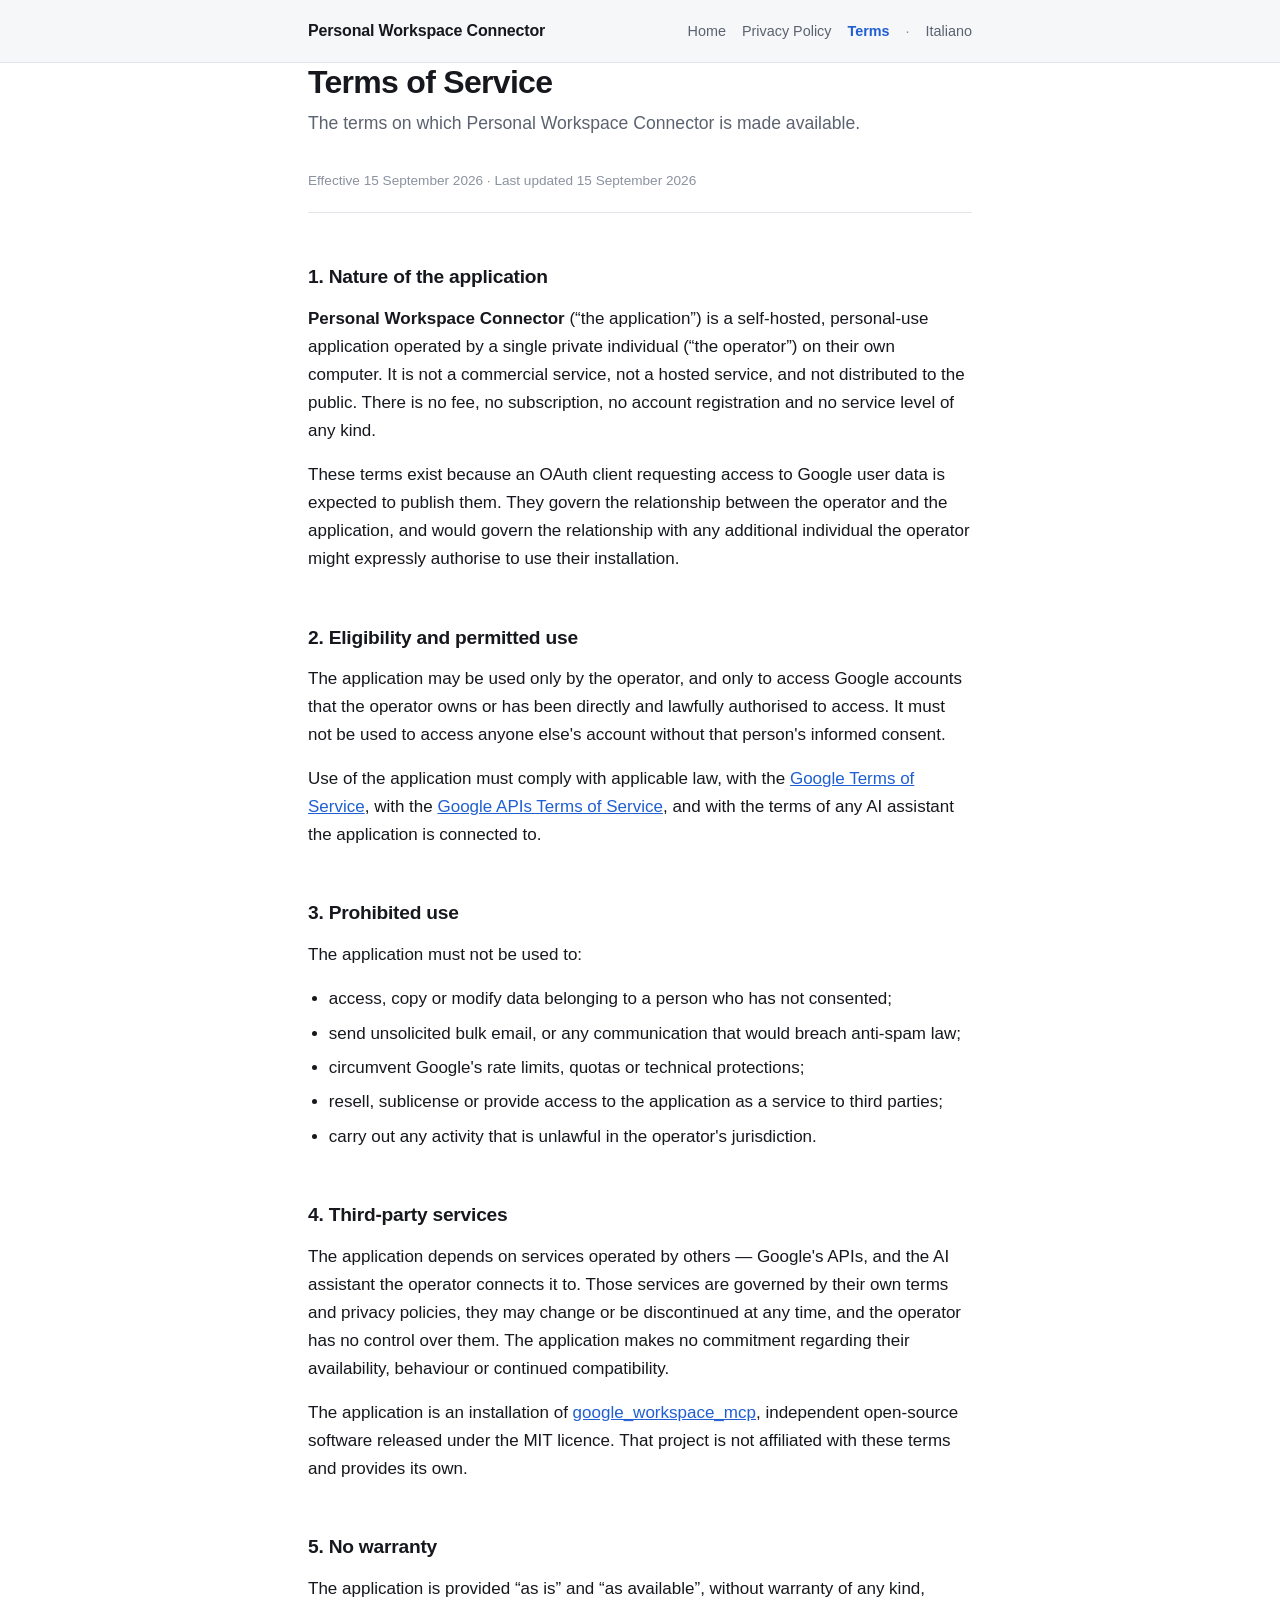
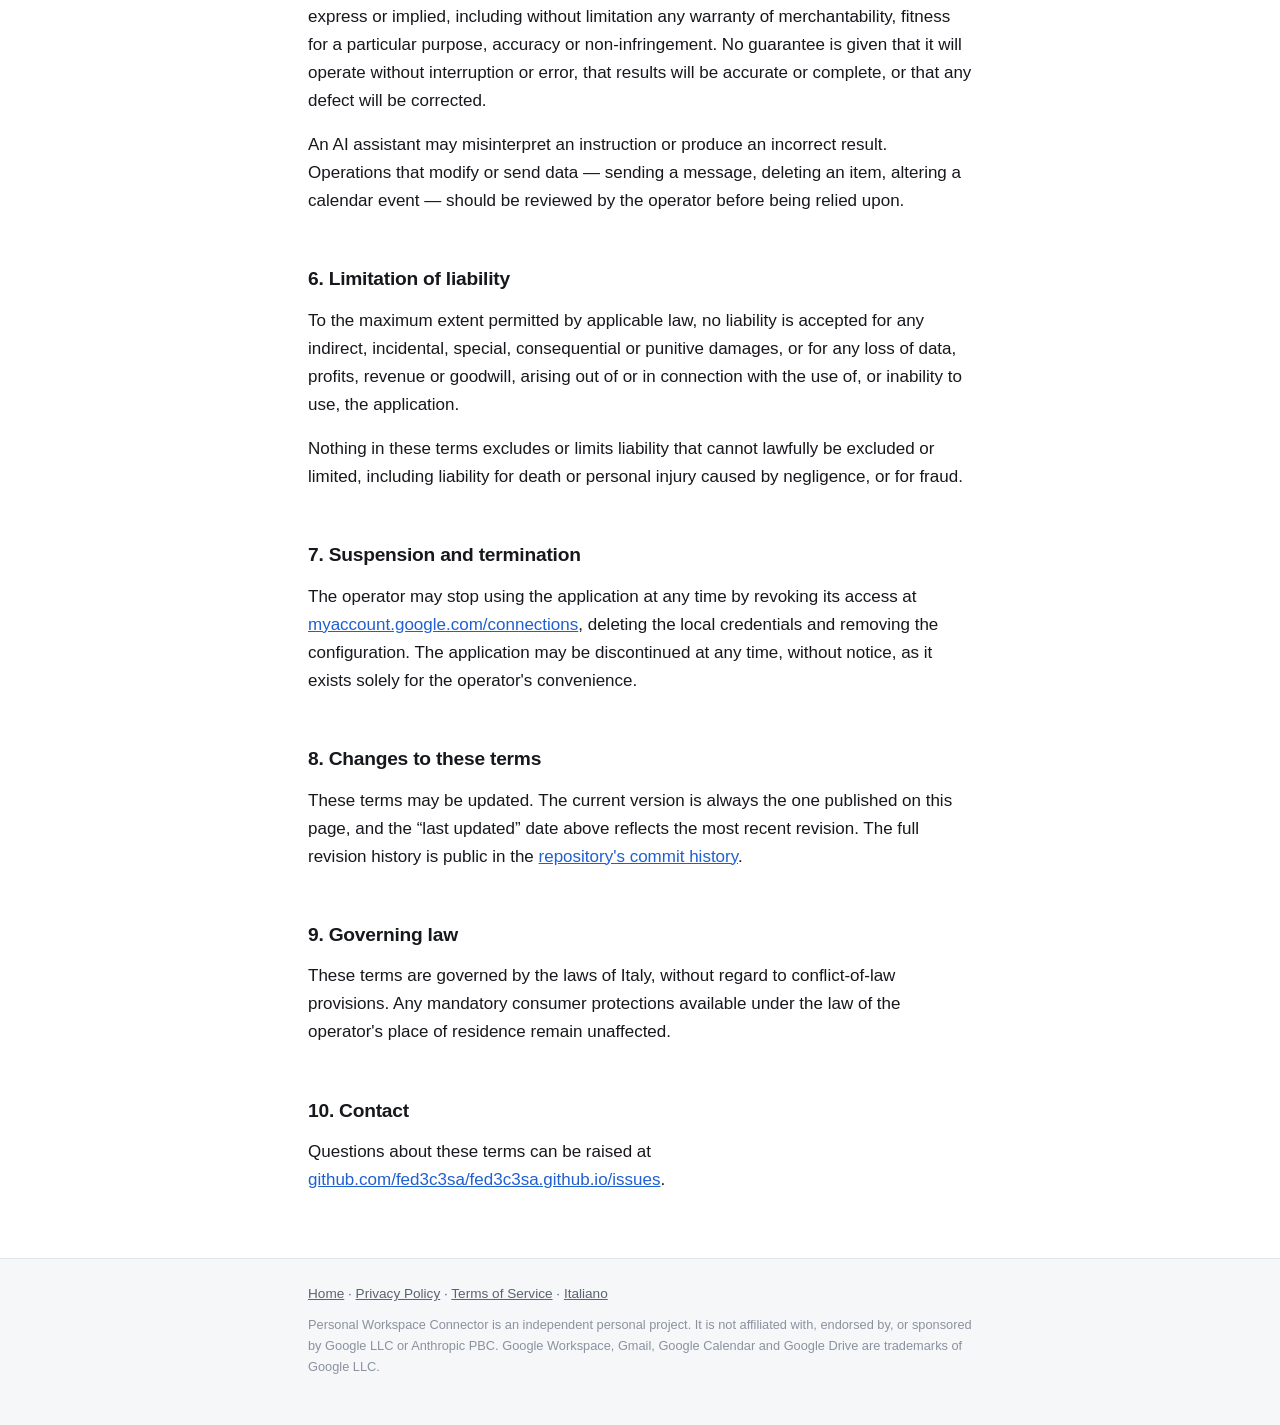
<file: terms.html>
<!DOCTYPE html>
<html lang="en">
<head>
<meta charset="utf-8">
<meta name="viewport" content="width=device-width, initial-scale=1">
<title>Terms of Service — Personal Workspace Connector</title>
<meta name="description" content="Terms of service for Personal Workspace Connector, a self-hosted personal-use application for connecting a private individual's own Google accounts to a local AI assistant.">
<link rel="canonical" href="https://fed3c3sa.github.io/terms.html">
<link rel="alternate" hreflang="en" href="https://fed3c3sa.github.io/terms.html">
<link rel="alternate" hreflang="it" href="https://fed3c3sa.github.io/it/terms.html">
<link rel="alternate" hreflang="x-default" href="https://fed3c3sa.github.io/terms.html">
<link rel="stylesheet" href="/assets/style.css">
</head>
<body>

<header class="site-header">
  <div class="wrap">
    <a class="brand" href="/">Personal Workspace Connector</a>
    <nav class="nav">
      <a href="/">Home</a>
      <a href="/privacy.html">Privacy Policy</a>
      <a href="/terms.html" aria-current="page">Terms</a>
      <span class="sep">·</span>
      <a href="/it/terms.html" hreflang="it" lang="it">Italiano</a>
    </nav>
  </div>
</header>

<main class="wrap">

  <h1>Terms of Service</h1>
  <p class="lede">The terms on which Personal Workspace Connector is made available.</p>
  <p class="updated">Effective 15 September 2026 · Last updated 15 September 2026</p>

  <h2>1. Nature of the application</h2>
  <p><strong>Personal Workspace Connector</strong> (&ldquo;the application&rdquo;) is a self-hosted, personal-use application operated by a single private individual (&ldquo;the operator&rdquo;) on their own computer. It is not a commercial service, not a hosted service, and not distributed to the public. There is no fee, no subscription, no account registration and no service level of any kind.</p>
  <p>These terms exist because an OAuth client requesting access to Google user data is expected to publish them. They govern the relationship between the operator and the application, and would govern the relationship with any additional individual the operator might expressly authorise to use their installation.</p>

  <h2>2. Eligibility and permitted use</h2>
  <p>The application may be used only by the operator, and only to access Google accounts that the operator owns or has been directly and lawfully authorised to access. It must not be used to access anyone else's account without that person's informed consent.</p>
  <p>Use of the application must comply with applicable law, with the <a href="https://policies.google.com/terms" rel="noopener">Google Terms of Service</a>, with the <a href="https://developers.google.com/terms" rel="noopener">Google APIs Terms of Service</a>, and with the terms of any AI assistant the application is connected to.</p>

  <h2>3. Prohibited use</h2>
  <p>The application must not be used to:</p>
  <ul>
    <li>access, copy or modify data belonging to a person who has not consented;</li>
    <li>send unsolicited bulk email, or any communication that would breach anti-spam law;</li>
    <li>circumvent Google's rate limits, quotas or technical protections;</li>
    <li>resell, sublicense or provide access to the application as a service to third parties;</li>
    <li>carry out any activity that is unlawful in the operator's jurisdiction.</li>
  </ul>

  <h2>4. Third-party services</h2>
  <p>The application depends on services operated by others — Google's APIs, and the AI assistant the operator connects it to. Those services are governed by their own terms and privacy policies, they may change or be discontinued at any time, and the operator has no control over them. The application makes no commitment regarding their availability, behaviour or continued compatibility.</p>
  <p>The application is an installation of <a href="https://github.com/taylorwilsdon/google_workspace_mcp" rel="noopener">google_workspace_mcp</a>, independent open-source software released under the MIT licence. That project is not affiliated with these terms and provides its own.</p>

  <h2>5. No warranty</h2>
  <p>The application is provided &ldquo;as is&rdquo; and &ldquo;as available&rdquo;, without warranty of any kind, express or implied, including without limitation any warranty of merchantability, fitness for a particular purpose, accuracy or non-infringement. No guarantee is given that it will operate without interruption or error, that results will be accurate or complete, or that any defect will be corrected.</p>
  <p>An AI assistant may misinterpret an instruction or produce an incorrect result. Operations that modify or send data — sending a message, deleting an item, altering a calendar event — should be reviewed by the operator before being relied upon.</p>

  <h2>6. Limitation of liability</h2>
  <p>To the maximum extent permitted by applicable law, no liability is accepted for any indirect, incidental, special, consequential or punitive damages, or for any loss of data, profits, revenue or goodwill, arising out of or in connection with the use of, or inability to use, the application.</p>
  <p>Nothing in these terms excludes or limits liability that cannot lawfully be excluded or limited, including liability for death or personal injury caused by negligence, or for fraud.</p>

  <h2>7. Suspension and termination</h2>
  <p>The operator may stop using the application at any time by revoking its access at <a href="https://myaccount.google.com/connections" rel="noopener">myaccount.google.com/connections</a>, deleting the local credentials and removing the configuration. The application may be discontinued at any time, without notice, as it exists solely for the operator's convenience.</p>

  <h2>8. Changes to these terms</h2>
  <p>These terms may be updated. The current version is always the one published on this page, and the &ldquo;last updated&rdquo; date above reflects the most recent revision. The full revision history is public in the <a href="https://github.com/fed3c3sa/fed3c3sa.github.io/commits/main/terms.html" rel="noopener">repository's commit history</a>.</p>

  <h2>9. Governing law</h2>
  <p>These terms are governed by the laws of Italy, without regard to conflict-of-law provisions. Any mandatory consumer protections available under the law of the operator's place of residence remain unaffected.</p>

  <h2>10. Contact</h2>
  <p>Questions about these terms can be raised at <a href="https://github.com/fed3c3sa/fed3c3sa.github.io/issues" rel="noopener">github.com/fed3c3sa/fed3c3sa.github.io/issues</a>.</p>

</main>

<footer class="site-footer">
  <div class="wrap">
    <p><a href="/">Home</a> · <a href="/privacy.html">Privacy Policy</a> · <a href="/terms.html">Terms of Service</a> · <a href="/it/terms.html" hreflang="it" lang="it">Italiano</a></p>
    <p class="disclaimer">Personal Workspace Connector is an independent personal project. It is not affiliated with, endorsed by, or sponsored by Google LLC or Anthropic PBC. Google Workspace, Gmail, Google Calendar and Google Drive are trademarks of Google LLC.</p>
  </div>
</footer>

</body>
</html>
</file>
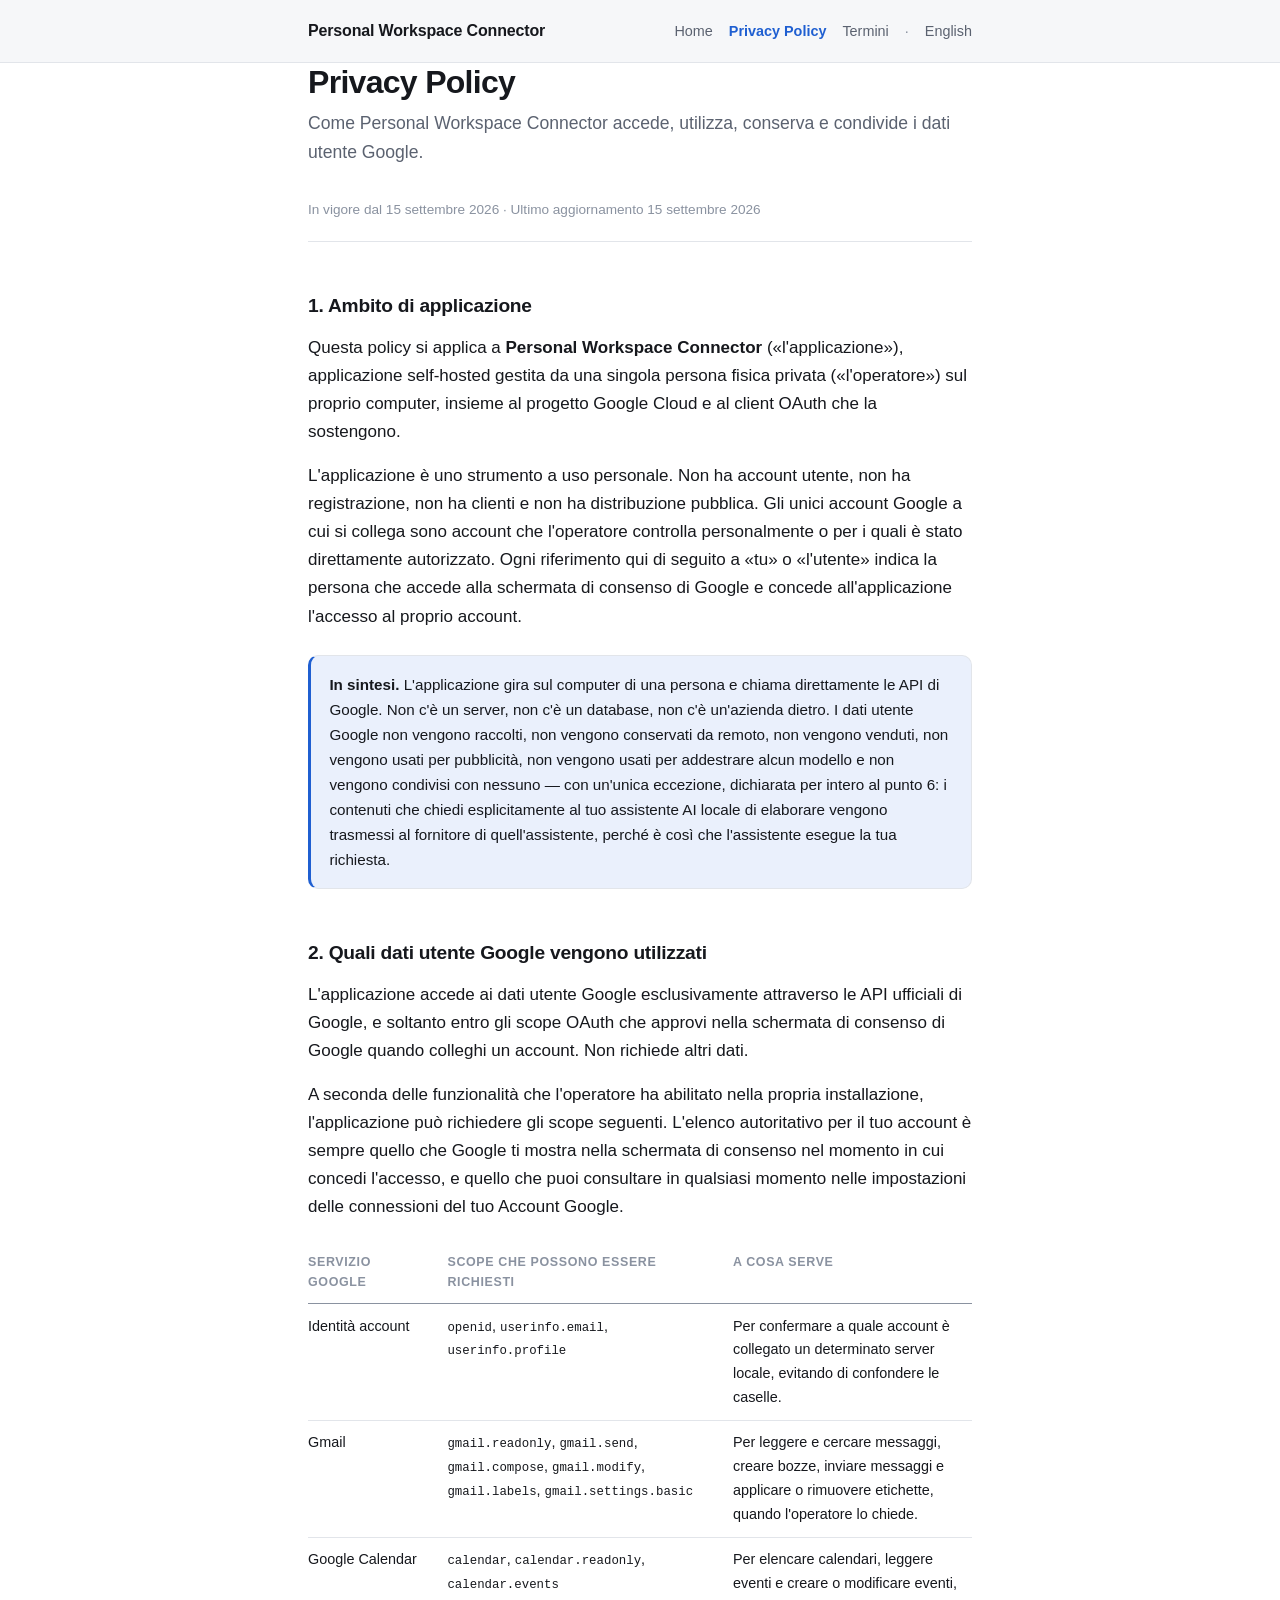
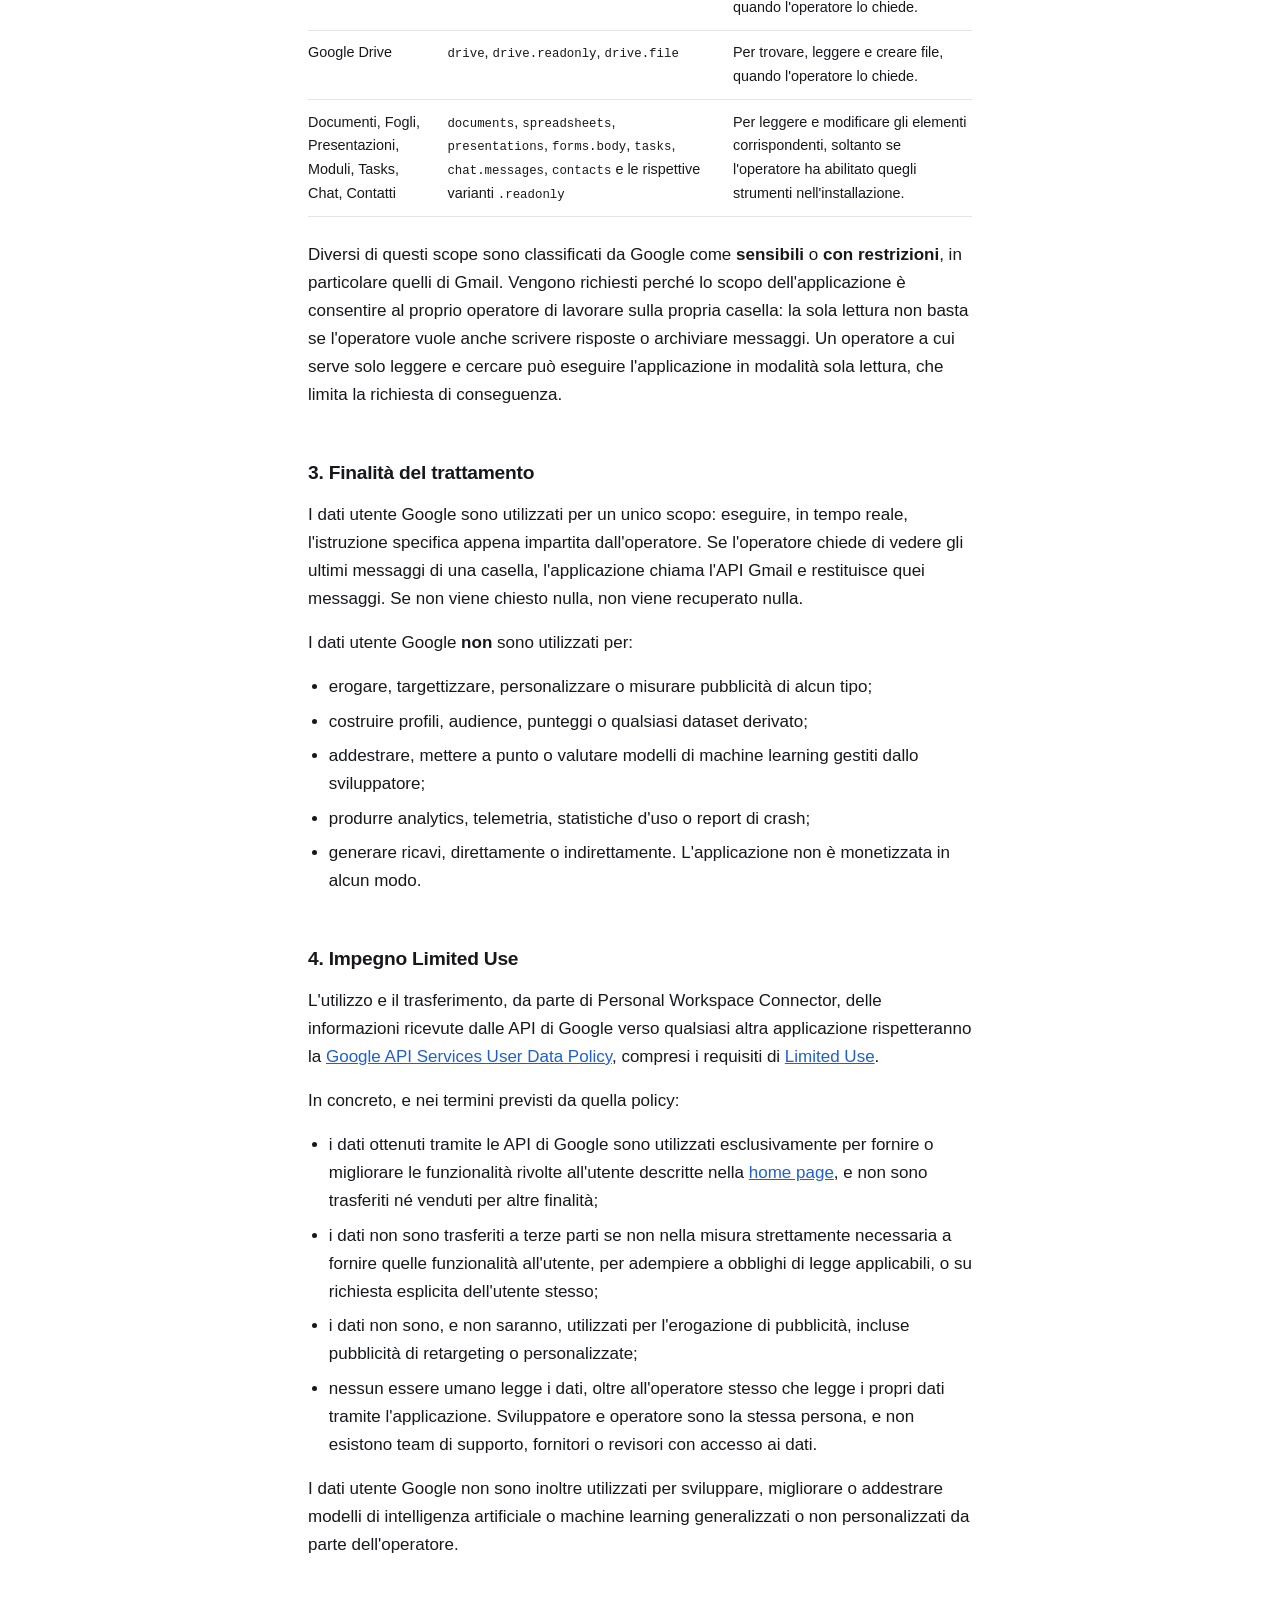
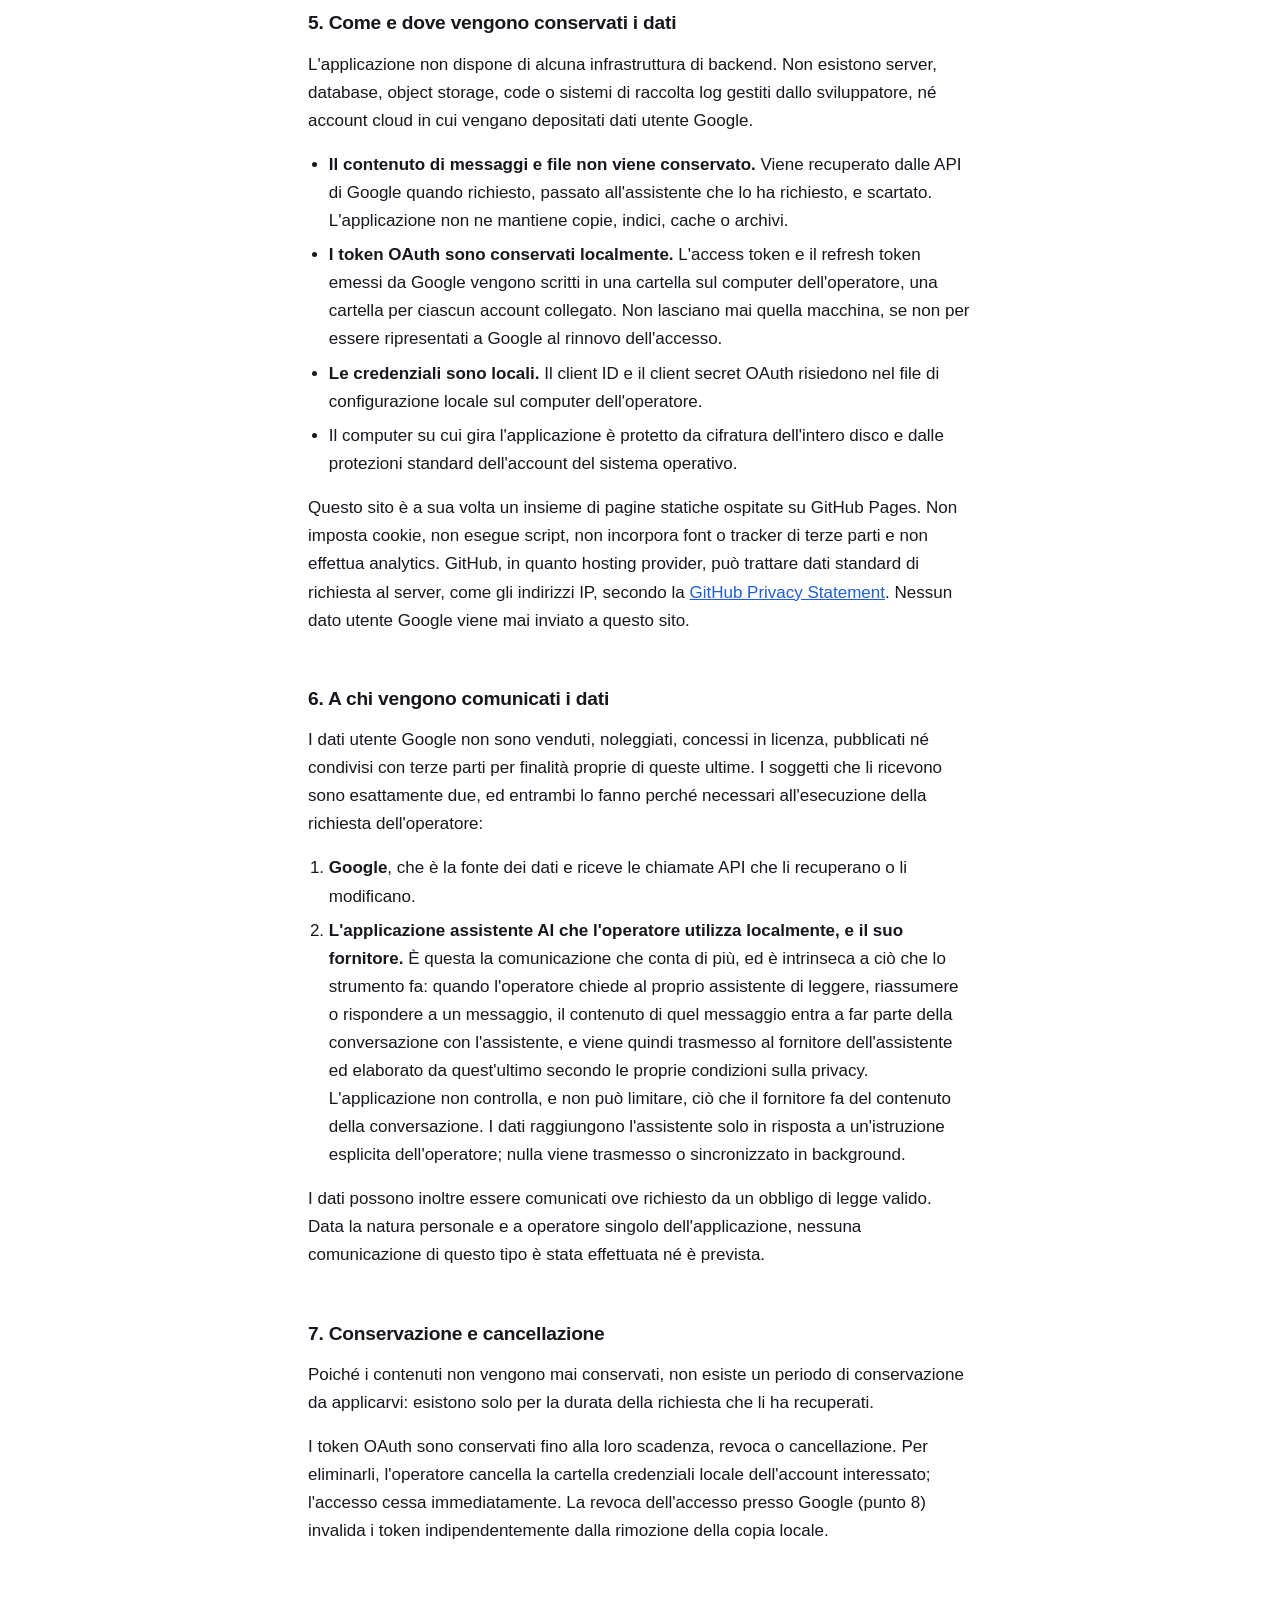
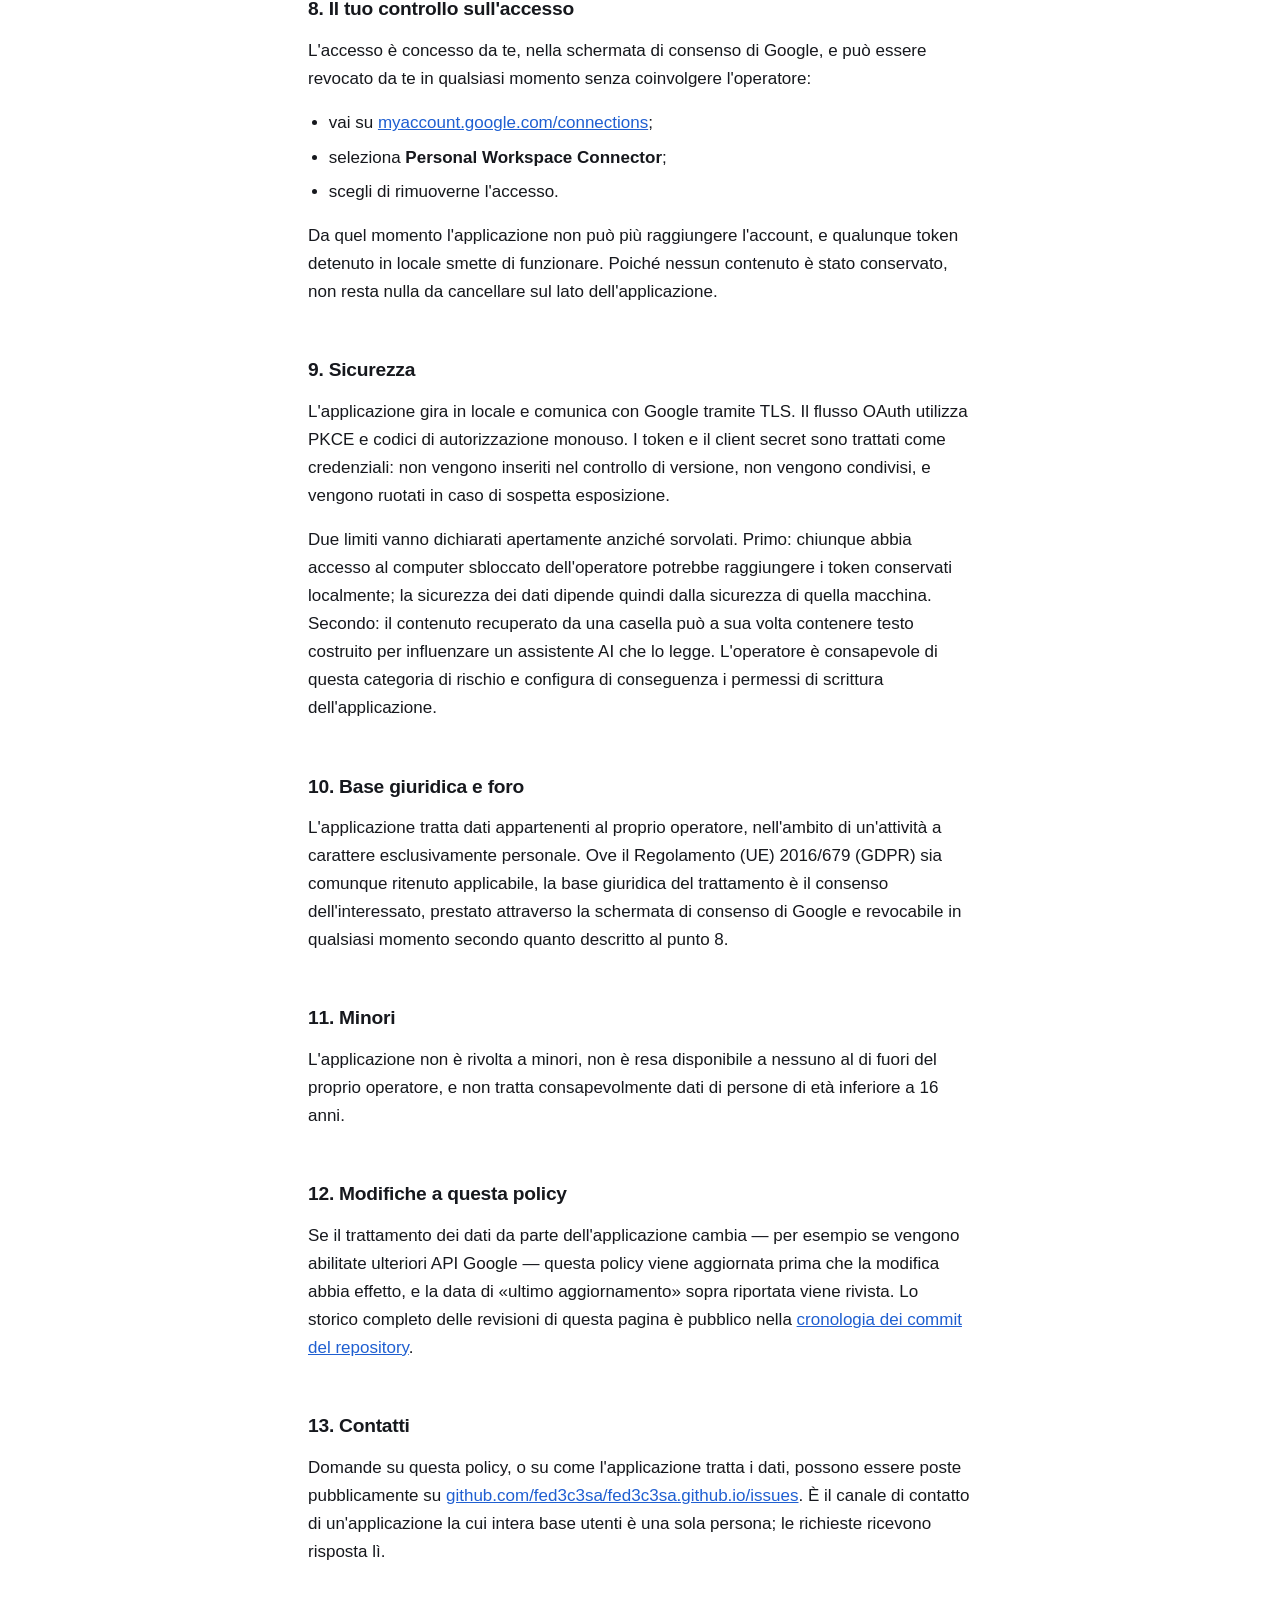
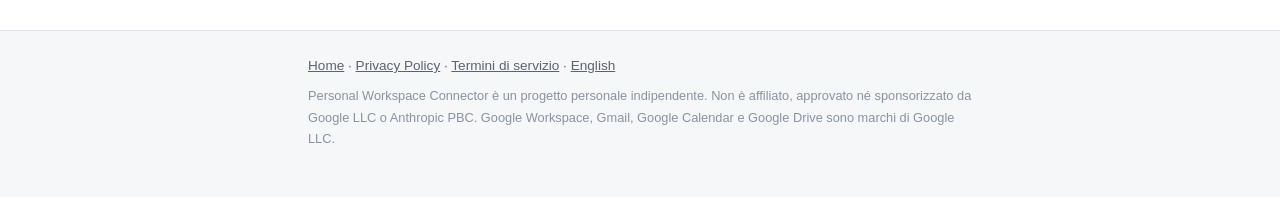
<file: it/privacy.html>
<!DOCTYPE html>
<html lang="it">
<head>
<meta charset="utf-8">
<meta name="viewport" content="width=device-width, initial-scale=1">
<title>Privacy Policy — Personal Workspace Connector</title>
<meta name="description" content="Come Personal Workspace Connector accede, utilizza, conserva e condivide i dati utente Google, incluso l'impegno Limited Use previsto dalla Google API Services User Data Policy.">
<link rel="canonical" href="https://fed3c3sa.github.io/it/privacy.html">
<link rel="alternate" hreflang="en" href="https://fed3c3sa.github.io/privacy.html">
<link rel="alternate" hreflang="it" href="https://fed3c3sa.github.io/it/privacy.html">
<link rel="alternate" hreflang="x-default" href="https://fed3c3sa.github.io/privacy.html">
<link rel="stylesheet" href="/assets/style.css">
</head>
<body>

<header class="site-header">
  <div class="wrap">
    <a class="brand" href="/it/">Personal Workspace Connector</a>
    <nav class="nav">
      <a href="/it/">Home</a>
      <a href="/it/privacy.html" aria-current="page">Privacy Policy</a>
      <a href="/it/terms.html">Termini</a>
      <span class="sep">·</span>
      <a href="/privacy.html" hreflang="en" lang="en">English</a>
    </nav>
  </div>
</header>

<main class="wrap">

  <h1>Privacy Policy</h1>
  <p class="lede">Come Personal Workspace Connector accede, utilizza, conserva e condivide i dati utente Google.</p>
  <p class="updated">In vigore dal 15 settembre 2026 · Ultimo aggiornamento 15 settembre 2026</p>

  <h2>1. Ambito di applicazione</h2>
  <p>Questa policy si applica a <strong>Personal Workspace Connector</strong> (&laquo;l'applicazione&raquo;), applicazione self-hosted gestita da una singola persona fisica privata (&laquo;l'operatore&raquo;) sul proprio computer, insieme al progetto Google Cloud e al client OAuth che la sostengono.</p>
  <p>L'applicazione è uno strumento a uso personale. Non ha account utente, non ha registrazione, non ha clienti e non ha distribuzione pubblica. Gli unici account Google a cui si collega sono account che l'operatore controlla personalmente o per i quali è stato direttamente autorizzato. Ogni riferimento qui di seguito a &laquo;tu&raquo; o &laquo;l'utente&raquo; indica la persona che accede alla schermata di consenso di Google e concede all'applicazione l'accesso al proprio account.</p>

  <div class="note">
    <p><strong>In sintesi.</strong> L'applicazione gira sul computer di una persona e chiama direttamente le API di Google. Non c'è un server, non c'è un database, non c'è un'azienda dietro. I dati utente Google non vengono raccolti, non vengono conservati da remoto, non vengono venduti, non vengono usati per pubblicità, non vengono usati per addestrare alcun modello e non vengono condivisi con nessuno — con un'unica eccezione, dichiarata per intero al punto 6: i contenuti che chiedi esplicitamente al tuo assistente AI locale di elaborare vengono trasmessi al fornitore di quell'assistente, perché è così che l'assistente esegue la tua richiesta.</p>
  </div>

  <h2>2. Quali dati utente Google vengono utilizzati</h2>
  <p>L'applicazione accede ai dati utente Google esclusivamente attraverso le API ufficiali di Google, e soltanto entro gli scope OAuth che approvi nella schermata di consenso di Google quando colleghi un account. Non richiede altri dati.</p>
  <p>A seconda delle funzionalità che l'operatore ha abilitato nella propria installazione, l'applicazione può richiedere gli scope seguenti. L'elenco autoritativo per il tuo account è sempre quello che Google ti mostra nella schermata di consenso nel momento in cui concedi l'accesso, e quello che puoi consultare in qualsiasi momento nelle impostazioni delle connessioni del tuo Account Google.</p>

  <table class="scopes">
    <colgroup>
      <col class="c-service">
      <col class="c-scopes">
      <col class="c-purpose">
    </colgroup>
    <thead>
      <tr><th>Servizio Google</th><th>Scope che possono essere richiesti</th><th>A cosa serve</th></tr>
    </thead>
    <tbody>
      <tr>
        <td>Identità account</td>
        <td><code>openid</code>, <code>userinfo.email</code>, <code>userinfo.profile</code></td>
        <td>Per confermare a quale account è collegato un determinato server locale, evitando di confondere le caselle.</td>
      </tr>
      <tr>
        <td>Gmail</td>
        <td><code>gmail.readonly</code>, <code>gmail.send</code>, <code>gmail.compose</code>, <code>gmail.modify</code>, <code>gmail.labels</code>, <code>gmail.settings.basic</code></td>
        <td>Per leggere e cercare messaggi, creare bozze, inviare messaggi e applicare o rimuovere etichette, quando l'operatore lo chiede.</td>
      </tr>
      <tr>
        <td>Google Calendar</td>
        <td><code>calendar</code>, <code>calendar.readonly</code>, <code>calendar.events</code></td>
        <td>Per elencare calendari, leggere eventi e creare o modificare eventi, quando l'operatore lo chiede.</td>
      </tr>
      <tr>
        <td>Google Drive</td>
        <td><code>drive</code>, <code>drive.readonly</code>, <code>drive.file</code></td>
        <td>Per trovare, leggere e creare file, quando l'operatore lo chiede.</td>
      </tr>
      <tr>
        <td>Documenti, Fogli, Presentazioni, Moduli, Tasks, Chat, Contatti</td>
        <td><code>documents</code>, <code>spreadsheets</code>, <code>presentations</code>, <code>forms.body</code>, <code>tasks</code>, <code>chat.messages</code>, <code>contacts</code> e le rispettive varianti <code>.readonly</code></td>
        <td>Per leggere e modificare gli elementi corrispondenti, soltanto se l'operatore ha abilitato quegli strumenti nell'installazione.</td>
      </tr>
    </tbody>
  </table>

  <p>Diversi di questi scope sono classificati da Google come <strong>sensibili</strong> o <strong>con restrizioni</strong>, in particolare quelli di Gmail. Vengono richiesti perché lo scopo dell'applicazione è consentire al proprio operatore di lavorare sulla propria casella: la sola lettura non basta se l'operatore vuole anche scrivere risposte o archiviare messaggi. Un operatore a cui serve solo leggere e cercare può eseguire l'applicazione in modalità sola lettura, che limita la richiesta di conseguenza.</p>

  <h2>3. Finalità del trattamento</h2>
  <p>I dati utente Google sono utilizzati per un unico scopo: eseguire, in tempo reale, l'istruzione specifica appena impartita dall'operatore. Se l'operatore chiede di vedere gli ultimi messaggi di una casella, l'applicazione chiama l'API Gmail e restituisce quei messaggi. Se non viene chiesto nulla, non viene recuperato nulla.</p>
  <p>I dati utente Google <strong>non</strong> sono utilizzati per:</p>
  <ul>
    <li>erogare, targettizzare, personalizzare o misurare pubblicità di alcun tipo;</li>
    <li>costruire profili, audience, punteggi o qualsiasi dataset derivato;</li>
    <li>addestrare, mettere a punto o valutare modelli di machine learning gestiti dallo sviluppatore;</li>
    <li>produrre analytics, telemetria, statistiche d'uso o report di crash;</li>
    <li>generare ricavi, direttamente o indirettamente. L'applicazione non è monetizzata in alcun modo.</li>
  </ul>

  <h2>4. Impegno Limited Use</h2>
  <p>L'utilizzo e il trasferimento, da parte di Personal Workspace Connector, delle informazioni ricevute dalle API di Google verso qualsiasi altra applicazione rispetteranno la <a href="https://developers.google.com/terms/api-services-user-data-policy" rel="noopener">Google API Services User Data Policy</a>, compresi i requisiti di <a href="https://developers.google.com/terms/api-services-user-data-policy#additional_requirements_for_specific_api_scopes" rel="noopener">Limited Use</a>.</p>
  <p>In concreto, e nei termini previsti da quella policy:</p>
  <ul>
    <li>i dati ottenuti tramite le API di Google sono utilizzati esclusivamente per fornire o migliorare le funzionalità rivolte all'utente descritte nella <a href="/it/">home page</a>, e non sono trasferiti né venduti per altre finalità;</li>
    <li>i dati non sono trasferiti a terze parti se non nella misura strettamente necessaria a fornire quelle funzionalità all'utente, per adempiere a obblighi di legge applicabili, o su richiesta esplicita dell'utente stesso;</li>
    <li>i dati non sono, e non saranno, utilizzati per l'erogazione di pubblicità, incluse pubblicità di retargeting o personalizzate;</li>
    <li>nessun essere umano legge i dati, oltre all'operatore stesso che legge i propri dati tramite l'applicazione. Sviluppatore e operatore sono la stessa persona, e non esistono team di supporto, fornitori o revisori con accesso ai dati.</li>
  </ul>
  <p>I dati utente Google non sono inoltre utilizzati per sviluppare, migliorare o addestrare modelli di intelligenza artificiale o machine learning generalizzati o non personalizzati da parte dell'operatore.</p>

  <h2>5. Come e dove vengono conservati i dati</h2>
  <p>L'applicazione non dispone di alcuna infrastruttura di backend. Non esistono server, database, object storage, code o sistemi di raccolta log gestiti dallo sviluppatore, né account cloud in cui vengano depositati dati utente Google.</p>
  <ul>
    <li><strong>Il contenuto di messaggi e file non viene conservato.</strong> Viene recuperato dalle API di Google quando richiesto, passato all'assistente che lo ha richiesto, e scartato. L'applicazione non ne mantiene copie, indici, cache o archivi.</li>
    <li><strong>I token OAuth sono conservati localmente.</strong> L'access token e il refresh token emessi da Google vengono scritti in una cartella sul computer dell'operatore, una cartella per ciascun account collegato. Non lasciano mai quella macchina, se non per essere ripresentati a Google al rinnovo dell'accesso.</li>
    <li><strong>Le credenziali sono locali.</strong> Il client ID e il client secret OAuth risiedono nel file di configurazione locale sul computer dell'operatore.</li>
    <li>Il computer su cui gira l'applicazione è protetto da cifratura dell'intero disco e dalle protezioni standard dell'account del sistema operativo.</li>
  </ul>
  <p>Questo sito è a sua volta un insieme di pagine statiche ospitate su GitHub Pages. Non imposta cookie, non esegue script, non incorpora font o tracker di terze parti e non effettua analytics. GitHub, in quanto hosting provider, può trattare dati standard di richiesta al server, come gli indirizzi IP, secondo la <a href="https://docs.github.com/en/site-policy/privacy-policies/github-general-privacy-statement" rel="noopener">GitHub Privacy Statement</a>. Nessun dato utente Google viene mai inviato a questo sito.</p>

  <h2>6. A chi vengono comunicati i dati</h2>
  <p>I dati utente Google non sono venduti, noleggiati, concessi in licenza, pubblicati né condivisi con terze parti per finalità proprie di queste ultime. I soggetti che li ricevono sono esattamente due, ed entrambi lo fanno perché necessari all'esecuzione della richiesta dell'operatore:</p>
  <ol>
    <li><strong>Google</strong>, che è la fonte dei dati e riceve le chiamate API che li recuperano o li modificano.</li>
    <li><strong>L'applicazione assistente AI che l'operatore utilizza localmente, e il suo fornitore.</strong> È questa la comunicazione che conta di più, ed è intrinseca a ciò che lo strumento fa: quando l'operatore chiede al proprio assistente di leggere, riassumere o rispondere a un messaggio, il contenuto di quel messaggio entra a far parte della conversazione con l'assistente, e viene quindi trasmesso al fornitore dell'assistente ed elaborato da quest'ultimo secondo le proprie condizioni sulla privacy. L'applicazione non controlla, e non può limitare, ciò che il fornitore fa del contenuto della conversazione. I dati raggiungono l'assistente solo in risposta a un'istruzione esplicita dell'operatore; nulla viene trasmesso o sincronizzato in background.</li>
  </ol>
  <p>I dati possono inoltre essere comunicati ove richiesto da un obbligo di legge valido. Data la natura personale e a operatore singolo dell'applicazione, nessuna comunicazione di questo tipo è stata effettuata né è prevista.</p>

  <h2>7. Conservazione e cancellazione</h2>
  <p>Poiché i contenuti non vengono mai conservati, non esiste un periodo di conservazione da applicarvi: esistono solo per la durata della richiesta che li ha recuperati.</p>
  <p>I token OAuth sono conservati fino alla loro scadenza, revoca o cancellazione. Per eliminarli, l'operatore cancella la cartella credenziali locale dell'account interessato; l'accesso cessa immediatamente. La revoca dell'accesso presso Google (punto 8) invalida i token indipendentemente dalla rimozione della copia locale.</p>

  <h2>8. Il tuo controllo sull'accesso</h2>
  <p>L'accesso è concesso da te, nella schermata di consenso di Google, e può essere revocato da te in qualsiasi momento senza coinvolgere l'operatore:</p>
  <ul>
    <li>vai su <a href="https://myaccount.google.com/connections" rel="noopener">myaccount.google.com/connections</a>;</li>
    <li>seleziona <strong>Personal Workspace Connector</strong>;</li>
    <li>scegli di rimuoverne l'accesso.</li>
  </ul>
  <p>Da quel momento l'applicazione non può più raggiungere l'account, e qualunque token detenuto in locale smette di funzionare. Poiché nessun contenuto è stato conservato, non resta nulla da cancellare sul lato dell'applicazione.</p>

  <h2>9. Sicurezza</h2>
  <p>L'applicazione gira in locale e comunica con Google tramite TLS. Il flusso OAuth utilizza PKCE e codici di autorizzazione monouso. I token e il client secret sono trattati come credenziali: non vengono inseriti nel controllo di versione, non vengono condivisi, e vengono ruotati in caso di sospetta esposizione.</p>
  <p>Due limiti vanno dichiarati apertamente anziché sorvolati. Primo: chiunque abbia accesso al computer sbloccato dell'operatore potrebbe raggiungere i token conservati localmente; la sicurezza dei dati dipende quindi dalla sicurezza di quella macchina. Secondo: il contenuto recuperato da una casella può a sua volta contenere testo costruito per influenzare un assistente AI che lo legge. L'operatore è consapevole di questa categoria di rischio e configura di conseguenza i permessi di scrittura dell'applicazione.</p>

  <h2>10. Base giuridica e foro</h2>
  <p>L'applicazione tratta dati appartenenti al proprio operatore, nell'ambito di un'attività a carattere esclusivamente personale. Ove il Regolamento (UE) 2016/679 (GDPR) sia comunque ritenuto applicabile, la base giuridica del trattamento è il consenso dell'interessato, prestato attraverso la schermata di consenso di Google e revocabile in qualsiasi momento secondo quanto descritto al punto 8.</p>

  <h2>11. Minori</h2>
  <p>L'applicazione non è rivolta a minori, non è resa disponibile a nessuno al di fuori del proprio operatore, e non tratta consapevolmente dati di persone di età inferiore a 16 anni.</p>

  <h2>12. Modifiche a questa policy</h2>
  <p>Se il trattamento dei dati da parte dell'applicazione cambia — per esempio se vengono abilitate ulteriori API Google — questa policy viene aggiornata prima che la modifica abbia effetto, e la data di &laquo;ultimo aggiornamento&raquo; sopra riportata viene rivista. Lo storico completo delle revisioni di questa pagina è pubblico nella <a href="https://github.com/fed3c3sa/fed3c3sa.github.io/commits/main/it/privacy.html" rel="noopener">cronologia dei commit del repository</a>.</p>

  <h2>13. Contatti</h2>
  <p>Domande su questa policy, o su come l'applicazione tratta i dati, possono essere poste pubblicamente su <a href="https://github.com/fed3c3sa/fed3c3sa.github.io/issues" rel="noopener">github.com/fed3c3sa/fed3c3sa.github.io/issues</a>. È il canale di contatto di un'applicazione la cui intera base utenti è una sola persona; le richieste ricevono risposta lì.</p>

</main>

<footer class="site-footer">
  <div class="wrap">
    <p><a href="/it/">Home</a> · <a href="/it/privacy.html">Privacy Policy</a> · <a href="/it/terms.html">Termini di servizio</a> · <a href="/privacy.html" hreflang="en" lang="en">English</a></p>
    <p class="disclaimer">Personal Workspace Connector è un progetto personale indipendente. Non è affiliato, approvato né sponsorizzato da Google LLC o Anthropic PBC. Google Workspace, Gmail, Google Calendar e Google Drive sono marchi di Google LLC.</p>
  </div>
</footer>

</body>
</html>
</file>
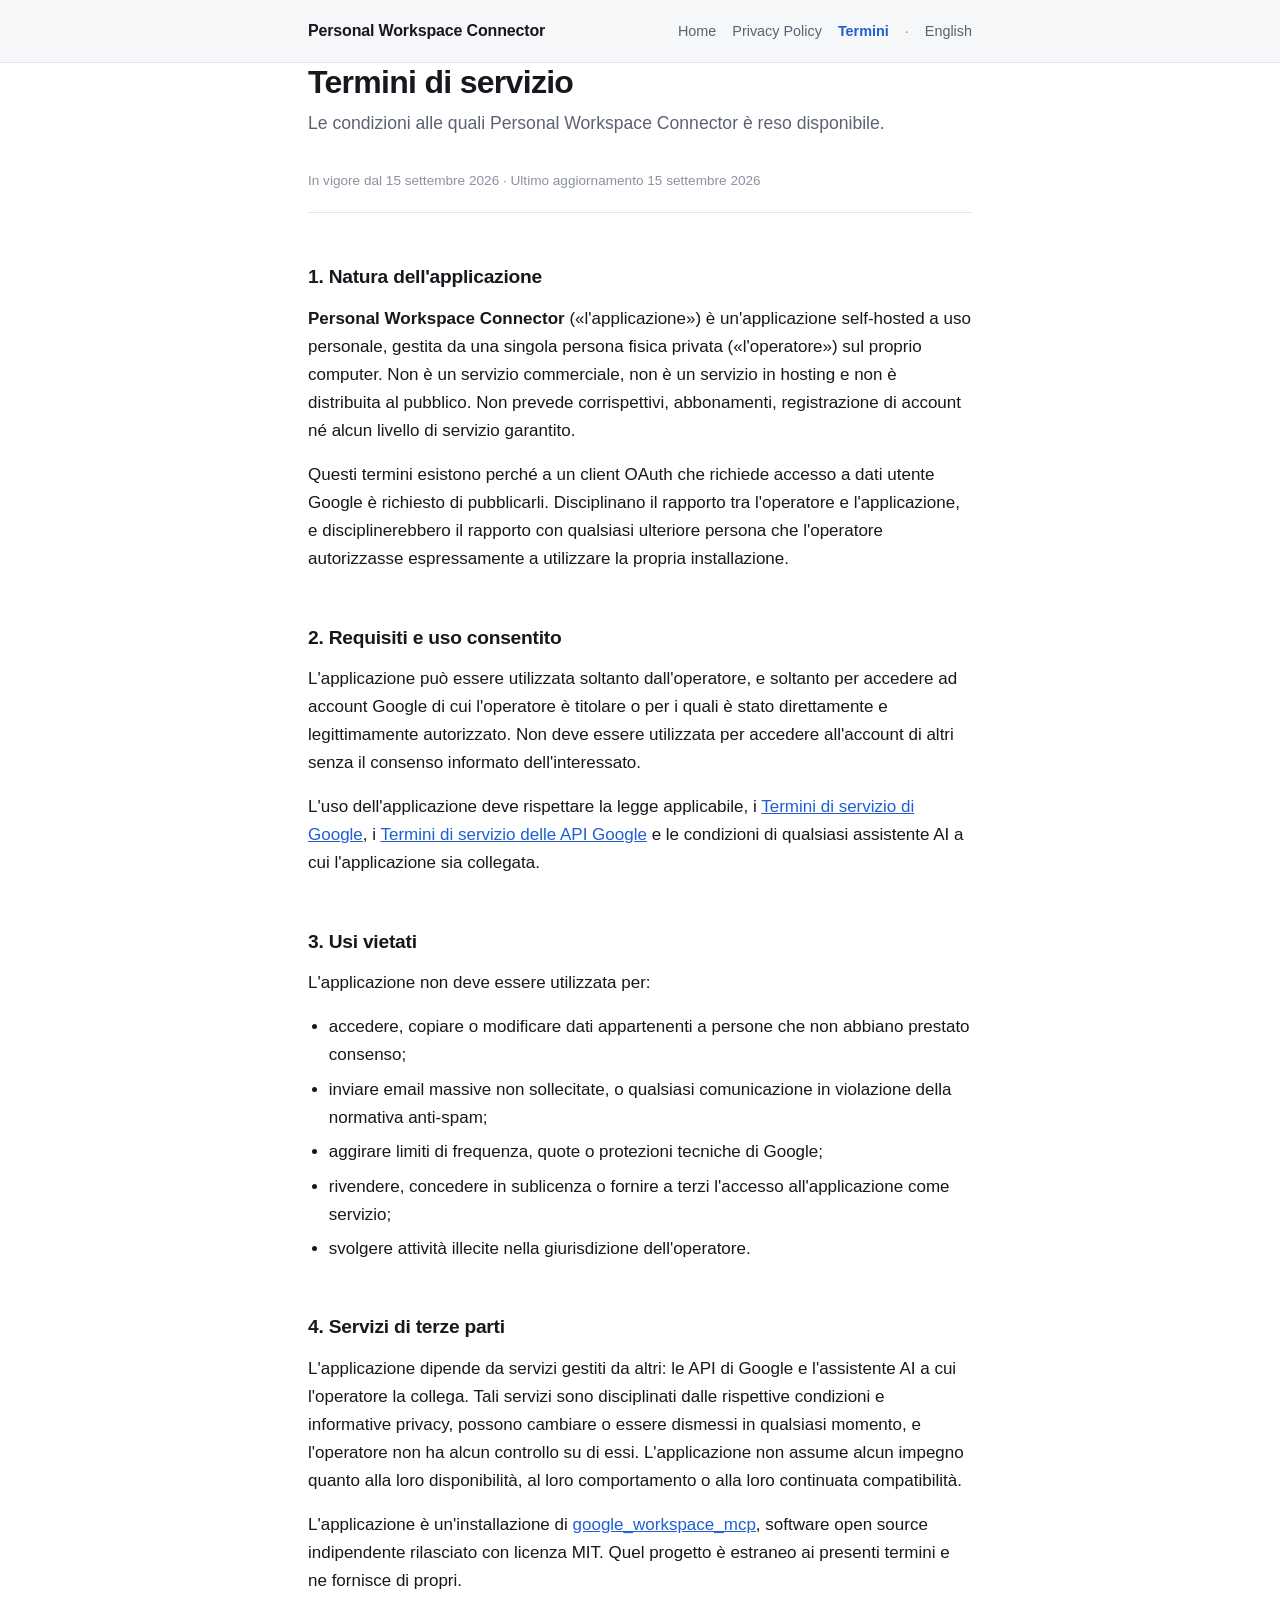
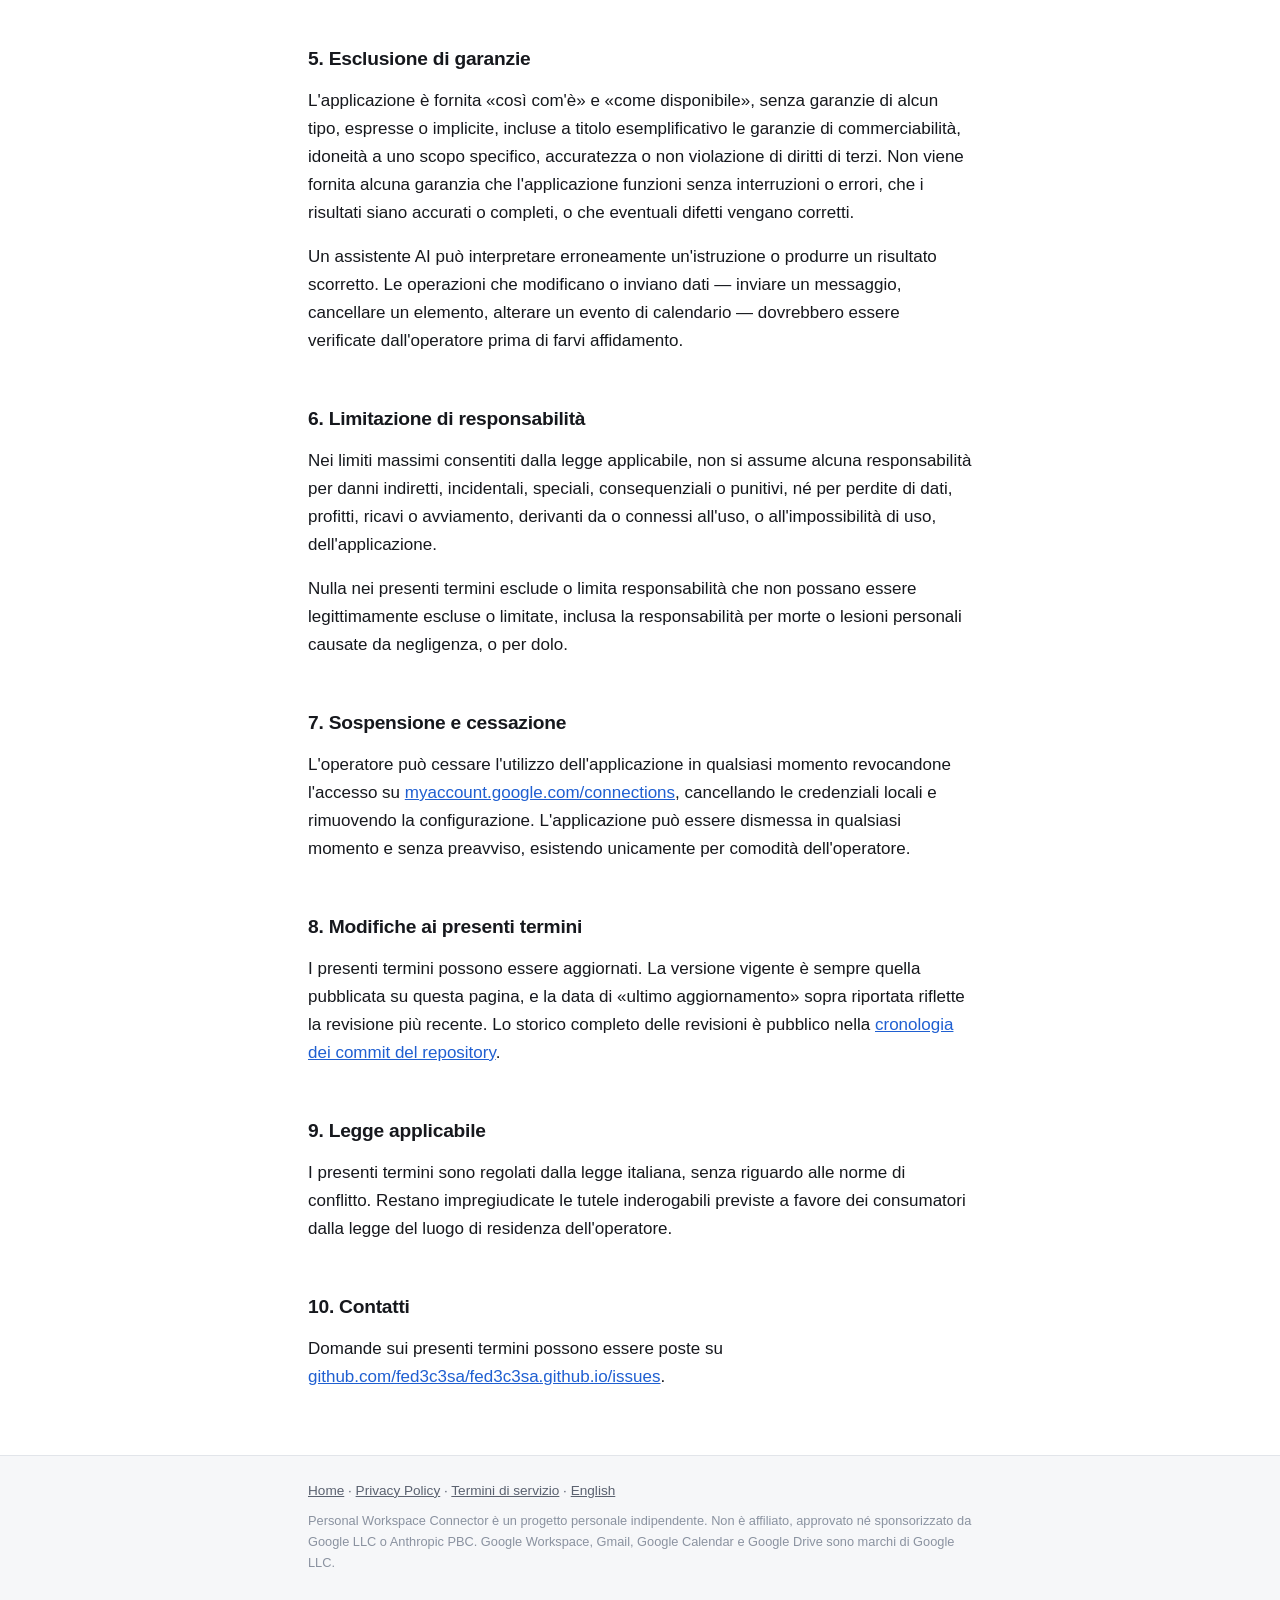
<file: it/terms.html>
<!DOCTYPE html>
<html lang="it">
<head>
<meta charset="utf-8">
<meta name="viewport" content="width=device-width, initial-scale=1">
<title>Termini di servizio — Personal Workspace Connector</title>
<meta name="description" content="Termini di servizio di Personal Workspace Connector, applicazione self-hosted a uso personale per collegare i propri account Google a un assistente AI locale.">
<link rel="canonical" href="https://fed3c3sa.github.io/it/terms.html">
<link rel="alternate" hreflang="en" href="https://fed3c3sa.github.io/terms.html">
<link rel="alternate" hreflang="it" href="https://fed3c3sa.github.io/it/terms.html">
<link rel="alternate" hreflang="x-default" href="https://fed3c3sa.github.io/terms.html">
<link rel="stylesheet" href="/assets/style.css">
</head>
<body>

<header class="site-header">
  <div class="wrap">
    <a class="brand" href="/it/">Personal Workspace Connector</a>
    <nav class="nav">
      <a href="/it/">Home</a>
      <a href="/it/privacy.html">Privacy Policy</a>
      <a href="/it/terms.html" aria-current="page">Termini</a>
      <span class="sep">·</span>
      <a href="/terms.html" hreflang="en" lang="en">English</a>
    </nav>
  </div>
</header>

<main class="wrap">

  <h1>Termini di servizio</h1>
  <p class="lede">Le condizioni alle quali Personal Workspace Connector è reso disponibile.</p>
  <p class="updated">In vigore dal 15 settembre 2026 · Ultimo aggiornamento 15 settembre 2026</p>

  <h2>1. Natura dell'applicazione</h2>
  <p><strong>Personal Workspace Connector</strong> (&laquo;l'applicazione&raquo;) è un'applicazione self-hosted a uso personale, gestita da una singola persona fisica privata (&laquo;l'operatore&raquo;) sul proprio computer. Non è un servizio commerciale, non è un servizio in hosting e non è distribuita al pubblico. Non prevede corrispettivi, abbonamenti, registrazione di account né alcun livello di servizio garantito.</p>
  <p>Questi termini esistono perché a un client OAuth che richiede accesso a dati utente Google è richiesto di pubblicarli. Disciplinano il rapporto tra l'operatore e l'applicazione, e disciplinerebbero il rapporto con qualsiasi ulteriore persona che l'operatore autorizzasse espressamente a utilizzare la propria installazione.</p>

  <h2>2. Requisiti e uso consentito</h2>
  <p>L'applicazione può essere utilizzata soltanto dall'operatore, e soltanto per accedere ad account Google di cui l'operatore è titolare o per i quali è stato direttamente e legittimamente autorizzato. Non deve essere utilizzata per accedere all'account di altri senza il consenso informato dell'interessato.</p>
  <p>L'uso dell'applicazione deve rispettare la legge applicabile, i <a href="https://policies.google.com/terms" rel="noopener">Termini di servizio di Google</a>, i <a href="https://developers.google.com/terms" rel="noopener">Termini di servizio delle API Google</a> e le condizioni di qualsiasi assistente AI a cui l'applicazione sia collegata.</p>

  <h2>3. Usi vietati</h2>
  <p>L'applicazione non deve essere utilizzata per:</p>
  <ul>
    <li>accedere, copiare o modificare dati appartenenti a persone che non abbiano prestato consenso;</li>
    <li>inviare email massive non sollecitate, o qualsiasi comunicazione in violazione della normativa anti-spam;</li>
    <li>aggirare limiti di frequenza, quote o protezioni tecniche di Google;</li>
    <li>rivendere, concedere in sublicenza o fornire a terzi l'accesso all'applicazione come servizio;</li>
    <li>svolgere attività illecite nella giurisdizione dell'operatore.</li>
  </ul>

  <h2>4. Servizi di terze parti</h2>
  <p>L'applicazione dipende da servizi gestiti da altri: le API di Google e l'assistente AI a cui l'operatore la collega. Tali servizi sono disciplinati dalle rispettive condizioni e informative privacy, possono cambiare o essere dismessi in qualsiasi momento, e l'operatore non ha alcun controllo su di essi. L'applicazione non assume alcun impegno quanto alla loro disponibilità, al loro comportamento o alla loro continuata compatibilità.</p>
  <p>L'applicazione è un'installazione di <a href="https://github.com/taylorwilsdon/google_workspace_mcp" rel="noopener">google_workspace_mcp</a>, software open source indipendente rilasciato con licenza MIT. Quel progetto è estraneo ai presenti termini e ne fornisce di propri.</p>

  <h2>5. Esclusione di garanzie</h2>
  <p>L'applicazione è fornita &laquo;così com'è&raquo; e &laquo;come disponibile&raquo;, senza garanzie di alcun tipo, espresse o implicite, incluse a titolo esemplificativo le garanzie di commerciabilità, idoneità a uno scopo specifico, accuratezza o non violazione di diritti di terzi. Non viene fornita alcuna garanzia che l'applicazione funzioni senza interruzioni o errori, che i risultati siano accurati o completi, o che eventuali difetti vengano corretti.</p>
  <p>Un assistente AI può interpretare erroneamente un'istruzione o produrre un risultato scorretto. Le operazioni che modificano o inviano dati — inviare un messaggio, cancellare un elemento, alterare un evento di calendario — dovrebbero essere verificate dall'operatore prima di farvi affidamento.</p>

  <h2>6. Limitazione di responsabilità</h2>
  <p>Nei limiti massimi consentiti dalla legge applicabile, non si assume alcuna responsabilità per danni indiretti, incidentali, speciali, consequenziali o punitivi, né per perdite di dati, profitti, ricavi o avviamento, derivanti da o connessi all'uso, o all'impossibilità di uso, dell'applicazione.</p>
  <p>Nulla nei presenti termini esclude o limita responsabilità che non possano essere legittimamente escluse o limitate, inclusa la responsabilità per morte o lesioni personali causate da negligenza, o per dolo.</p>

  <h2>7. Sospensione e cessazione</h2>
  <p>L'operatore può cessare l'utilizzo dell'applicazione in qualsiasi momento revocandone l'accesso su <a href="https://myaccount.google.com/connections" rel="noopener">myaccount.google.com/connections</a>, cancellando le credenziali locali e rimuovendo la configurazione. L'applicazione può essere dismessa in qualsiasi momento e senza preavviso, esistendo unicamente per comodità dell'operatore.</p>

  <h2>8. Modifiche ai presenti termini</h2>
  <p>I presenti termini possono essere aggiornati. La versione vigente è sempre quella pubblicata su questa pagina, e la data di &laquo;ultimo aggiornamento&raquo; sopra riportata riflette la revisione più recente. Lo storico completo delle revisioni è pubblico nella <a href="https://github.com/fed3c3sa/fed3c3sa.github.io/commits/main/it/terms.html" rel="noopener">cronologia dei commit del repository</a>.</p>

  <h2>9. Legge applicabile</h2>
  <p>I presenti termini sono regolati dalla legge italiana, senza riguardo alle norme di conflitto. Restano impregiudicate le tutele inderogabili previste a favore dei consumatori dalla legge del luogo di residenza dell'operatore.</p>

  <h2>10. Contatti</h2>
  <p>Domande sui presenti termini possono essere poste su <a href="https://github.com/fed3c3sa/fed3c3sa.github.io/issues" rel="noopener">github.com/fed3c3sa/fed3c3sa.github.io/issues</a>.</p>

</main>

<footer class="site-footer">
  <div class="wrap">
    <p><a href="/it/">Home</a> · <a href="/it/privacy.html">Privacy Policy</a> · <a href="/it/terms.html">Termini di servizio</a> · <a href="/terms.html" hreflang="en" lang="en">English</a></p>
    <p class="disclaimer">Personal Workspace Connector è un progetto personale indipendente. Non è affiliato, approvato né sponsorizzato da Google LLC o Anthropic PBC. Google Workspace, Gmail, Google Calendar e Google Drive sono marchi di Google LLC.</p>
  </div>
</footer>

</body>
</html>
</file>
<file: assets/style.css>
/* Personal Workspace Connector — shared stylesheet
   No JS, no webfonts, no third-party requests: the pages Google needs to reach
   must stay publicly readable with nothing blocking them. */

:root {
  color-scheme: light dark;

  --bg: #ffffff;
  --bg-soft: #f6f7f9;
  --bg-inset: #eceef1;
  --fg: #16181d;
  --fg-muted: #5b6270;
  --fg-faint: #8a92a0;
  --rule: #e2e5ea;
  --accent: #1f5fd1;
  --accent-soft: #eaf0fc;
  --warn-bg: #fff8e6;
  --warn-rule: #e8c96a;

  --measure: 44rem;
  --radius: 10px;
}

@media (prefers-color-scheme: dark) {
  :root {
    --bg: #101216;
    --bg-soft: #171a20;
    --bg-inset: #1e222a;
    --fg: #e6e8ec;
    --fg-muted: #a0a8b6;
    --fg-faint: #767e8c;
    --rule: #272c35;
    --accent: #7ba6f5;
    --accent-soft: #19212f;
    --warn-bg: #241f12;
    --warn-rule: #6b5a24;
  }
}

*,
*::before,
*::after { box-sizing: border-box; }

html { -webkit-text-size-adjust: 100%; }

body {
  margin: 0;
  background: var(--bg);
  color: var(--fg);
  font-family: -apple-system, BlinkMacSystemFont, "Segoe UI", Roboto, "Helvetica Neue", Arial, sans-serif;
  font-size: 17px;
  line-height: 1.65;
  -webkit-font-smoothing: antialiased;
}

.wrap {
  max-width: var(--measure);
  margin: 0 auto;
  padding: 0 1.25rem;
}

/* ---------- header ---------- */

.site-header {
  border-bottom: 1px solid var(--rule);
  background: var(--bg-soft);
}

.site-header .wrap {
  display: flex;
  flex-wrap: wrap;
  gap: 0.75rem 1.5rem;
  align-items: baseline;
  justify-content: space-between;
  padding-top: 1.1rem;
  padding-bottom: 1.1rem;
}

.brand {
  font-weight: 600;
  font-size: 1rem;
  letter-spacing: -0.01em;
  color: var(--fg);
  text-decoration: none;
}

.brand:hover { color: var(--accent); }

.nav {
  display: flex;
  flex-wrap: wrap;
  gap: 1rem;
  font-size: 0.9rem;
}

.nav a {
  color: var(--fg-muted);
  text-decoration: none;
}

.nav a:hover,
.nav a[aria-current="page"] {
  color: var(--accent);
}

.nav a[aria-current="page"] { font-weight: 600; }

.nav .sep {
  color: var(--fg-faint);
  user-select: none;
}

/* ---------- page body ---------- */

main { padding: 3rem 0 2rem; }

h1 {
  font-size: 2rem;
  line-height: 1.2;
  letter-spacing: -0.022em;
  margin: 0 0 0.5rem;
}

.lede {
  font-size: 1.1rem;
  color: var(--fg-muted);
  margin: 0 0 2rem;
}

.updated {
  font-size: 0.85rem;
  color: var(--fg-faint);
  margin: 0 0 2.5rem;
  padding-bottom: 1.25rem;
  border-bottom: 1px solid var(--rule);
}

h2 {
  font-size: 1.2rem;
  letter-spacing: -0.012em;
  margin: 2.75rem 0 0.75rem;
  padding-top: 0.25rem;
}

h3 {
  font-size: 1rem;
  margin: 1.75rem 0 0.5rem;
}

p { margin: 0 0 1rem; }

a { color: var(--accent); }

ul, ol { padding-left: 1.3rem; margin: 0 0 1rem; }
li { margin-bottom: 0.4rem; }

strong { font-weight: 600; }

code {
  font-family: ui-monospace, SFMono-Regular, "SF Mono", Menlo, Consolas, monospace;
  font-size: 0.86em;
  background: var(--bg-inset);
  padding: 0.12em 0.38em;
  border-radius: 4px;
  overflow-wrap: anywhere;
}

/* ---------- callouts ---------- */

.note,
.warn {
  border: 1px solid var(--rule);
  border-left-width: 3px;
  border-left-color: var(--accent);
  background: var(--accent-soft);
  border-radius: var(--radius);
  padding: 1rem 1.15rem;
  margin: 1.5rem 0;
  font-size: 0.95rem;
}

.warn {
  border-left-color: var(--warn-rule);
  background: var(--warn-bg);
}

.note > :last-child,
.warn > :last-child { margin-bottom: 0; }

/* ---------- scope table ---------- */

/* Fixed layout with explicit column widths: with `auto` the service names
   claimed most of the row and squeezed the scope strings until they broke
   mid-token (`userinfo.em` / `ail`), which is exactly the column a reader
   checks a consent screen against. */
.scopes {
  width: 100%;
  border-collapse: collapse;
  table-layout: fixed;
  margin: 1.25rem 0 1.5rem;
  font-size: 0.9rem;
}

.scopes th,
.scopes td {
  text-align: left;
  vertical-align: top;
  padding: 0.65rem 0.9rem 0.65rem 0;
  border-bottom: 1px solid var(--rule);
}

.scopes th:last-child,
.scopes td:last-child { padding-right: 0; }

.scopes th {
  font-size: 0.78rem;
  text-transform: uppercase;
  letter-spacing: 0.05em;
  color: var(--fg-faint);
  font-weight: 600;
  border-bottom-color: var(--fg-faint);
}

.scopes col.c-service { width: 21%; }
.scopes col.c-scopes  { width: 43%; }
.scopes col.c-purpose { width: 36%; }

.scopes code {
  background: none;
  padding: 0;
  /* break only if a single scope genuinely exceeds the column */
  overflow-wrap: break-word;
}

/* Three columns stop working well below ~40rem: the service names get about
   70px and shred. Stack each row into service / scopes / purpose instead —
   the three read distinctly enough that the header row isn't needed. */
@media (max-width: 40rem) {
  .scopes,
  .scopes thead,
  .scopes tbody,
  .scopes tr,
  .scopes th,
  .scopes td {
    display: block;
    width: auto;
  }

  .scopes thead { display: none; }

  .scopes tr {
    padding: 0.9rem 0;
    border-bottom: 1px solid var(--rule);
  }

  .scopes td {
    border: 0;
    padding: 0 0 0.4rem;
  }

  .scopes td:first-child { font-weight: 600; }
  .scopes td:nth-child(2) { color: var(--fg-muted); }
  .scopes td:last-child { padding-bottom: 0; }
}

/* ---------- key/value facts ---------- */

.facts {
  list-style: none;
  padding: 0;
  margin: 1.5rem 0;
  border-top: 1px solid var(--rule);
}

.facts li {
  display: flex;
  flex-wrap: wrap;
  gap: 0.35rem 1rem;
  padding: 0.7rem 0;
  border-bottom: 1px solid var(--rule);
  margin: 0;
  font-size: 0.95rem;
}

.facts .k {
  flex: 0 0 11rem;
  color: var(--fg-muted);
}

.facts .v { flex: 1 1 14rem; }

/* ---------- footer ---------- */

.site-footer {
  margin-top: 4rem;
  border-top: 1px solid var(--rule);
  background: var(--bg-soft);
  font-size: 0.85rem;
  color: var(--fg-muted);
}

.site-footer .wrap {
  padding-top: 1.5rem;
  padding-bottom: 2.5rem;
}

.site-footer p { margin: 0 0 0.5rem; }
.site-footer a { color: var(--fg-muted); }
.site-footer a:hover { color: var(--accent); }

.disclaimer {
  color: var(--fg-faint);
  font-size: 0.8rem;
  margin-top: 1rem;
}

@media (max-width: 34rem) {
  body { font-size: 16px; }
  h1 { font-size: 1.6rem; }
  main { padding-top: 2.25rem; }
  .facts .k { flex-basis: 100%; font-size: 0.8rem; }
}
</file>
